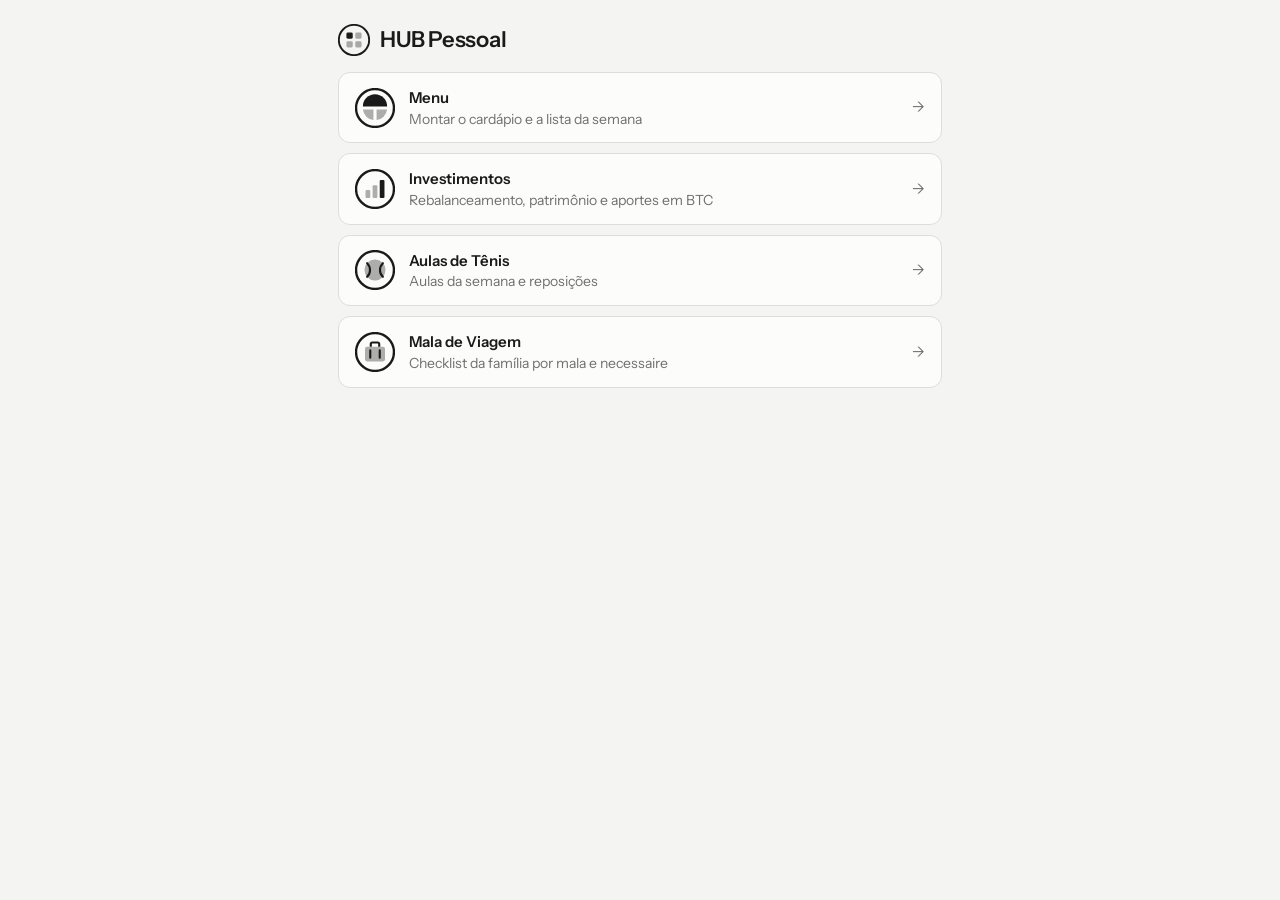
<file: index.html>
<!DOCTYPE html>
<html lang="pt-BR">
<head>
<meta charset="utf-8">
<meta name="viewport" content="width=device-width, initial-scale=1, viewport-fit=cover">
<meta name="robots" content="noindex, nofollow">
<title>HUB Pessoal</title>
<link rel="icon" type="image/png" href="icone-512.png">
<link rel="apple-touch-icon" href="apple-touch-icon.png">
<meta name="apple-mobile-web-app-title" content="Hub">
<meta name="apple-mobile-web-app-capable" content="yes">
<meta name="mobile-web-app-capable" content="yes">
<meta name="theme-color" content="#F4F4F2" media="(prefers-color-scheme: light)">
<meta name="theme-color" content="#151515" media="(prefers-color-scheme: dark)">
<link rel="preconnect" href="https://fonts.googleapis.com">
<link rel="preconnect" href="https://fonts.gstatic.com" crossorigin>
<link href="https://fonts.googleapis.com/css2?family=Instrument+Sans:wght@400;500;600&display=swap" rel="stylesheet">
<link rel="stylesheet" href="compartilhado/tema.css">
<style>
.ferramentas{list-style:none;margin:0;padding:0;display:grid;gap:.625rem}
.ferramenta{
  display:flex;align-items:center;gap:.875rem;
  background:var(--papel);border:1px solid var(--linha);border-radius:.75rem;
  padding:.875rem 1rem;color:inherit;text-decoration:none;
}
.ferramenta:hover{border-color:var(--suave)}
.ferramenta:active{background:var(--folha-clara)}
.ferramenta svg{width:2.5rem;height:2.5rem;flex:none}
.ferramenta .nome{display:block;font-weight:600}
.ferramenta .desc{display:block;color:var(--suave);font-size:.875rem;line-height:1.35}
.ferramenta .seta{margin-left:auto;color:var(--suave);flex:none}
</style>
</head>
<body>
<div class="pagina">
  <header class="topo">
    <h1><svg viewBox="12 12 76 76" aria-hidden="true" focusable="false"><circle cx="50" cy="50" r="36" fill="none" stroke="currentColor" stroke-width="4.5"/><rect x="32" y="32" width="15" height="15" rx="3.5" fill="currentColor"/><rect x="53" y="32" width="15" height="15" rx="3.5" fill="currentColor" opacity=".35"/><rect x="32" y="53" width="15" height="15" rx="3.5" fill="currentColor" opacity=".35"/><rect x="53" y="53" width="15" height="15" rx="3.5" fill="currentColor" opacity=".35"/></svg>HUB Pessoal</h1>
  </header>
  <ul class="ferramentas" id="ferramentas"></ul>
</div>

<script>
// ── Registro de ferramentas ──
// Para adicionar uma nova: crie ferramentas/<pasta>/index.html e acrescente
// uma linha aqui. O ícone é o conteúdo interno de um SVG com viewBox 12 12 76 76
// (anel externo é desenhado automaticamente; use currentColor).
var FERRAMENTAS = [
  {
    pasta: 'menu', nome: 'Menu', desc: 'Montar o cardápio e a lista da semana',
    icone: '<path d="M27 47 A23 23 0 0 1 73 47 Z" fill="currentColor"/><path d="M27 53 L47 53 L47 73 A23 23 0 0 1 27 53 Z M53 53 L73 53 A23 23 0 0 1 53 73 Z" fill="currentColor" opacity=".35"/>'
  },
  {
    pasta: 'investimentos', nome: 'Investimentos', desc: 'Rebalanceamento, patrimônio e aportes em BTC',
    icone: '<rect x="32" y="52" width="9" height="15" rx="2" fill="currentColor" opacity=".35"/><rect x="45.5" y="43" width="9" height="24" rx="2" fill="currentColor" opacity=".35"/><rect x="59" y="33" width="9" height="34" rx="2" fill="currentColor"/>'
  },
  {
    pasta: 'tenis', nome: 'Aulas de Tênis', desc: 'Aulas da semana e reposições',
    icone: '<circle cx="50" cy="50" r="20" fill="currentColor" opacity=".35"/><path d="M35 37 A18 18 0 0 1 35 63 M65 37 A18 18 0 0 0 65 63" fill="none" stroke="currentColor" stroke-width="4" stroke-linecap="round"/>'
  },
  {
    pasta: 'mala', nome: 'Mala de Viagem', desc: 'Checklist da família por mala e necessaire',
    icone: '<rect x="31" y="40" width="38" height="28" rx="4" fill="currentColor" opacity=".35"/><path d="M42 40 V35 a3 3 0 0 1 3 -3 h10 a3 3 0 0 1 3 3 V40" fill="none" stroke="currentColor" stroke-width="4"/><path d="M41 47 V61 M59 47 V61" stroke="currentColor" stroke-width="4" stroke-linecap="round"/>'
  }
];

(function () {
  var lista = document.getElementById('ferramentas');
  FERRAMENTAS.forEach(function (f) {
    var li = document.createElement('li');
    li.innerHTML =
      '<a class="ferramenta" href="ferramentas/' + f.pasta + '/">' +
        '<svg viewBox="12 12 76 76" aria-hidden="true" focusable="false"><circle cx="50" cy="50" r="36" fill="none" stroke="currentColor" stroke-width="4.5"/>' + f.icone + '</svg>' +
        '<span><span class="nome"></span><span class="desc"></span></span>' +
        '<span class="seta" aria-hidden="true">&rarr;</span>' +
      '</a>';
    li.querySelector('.nome').textContent = f.nome;
    li.querySelector('.desc').textContent = f.desc;
    lista.appendChild(li);
  });
})();

</script>
</body>
</html>
</file>
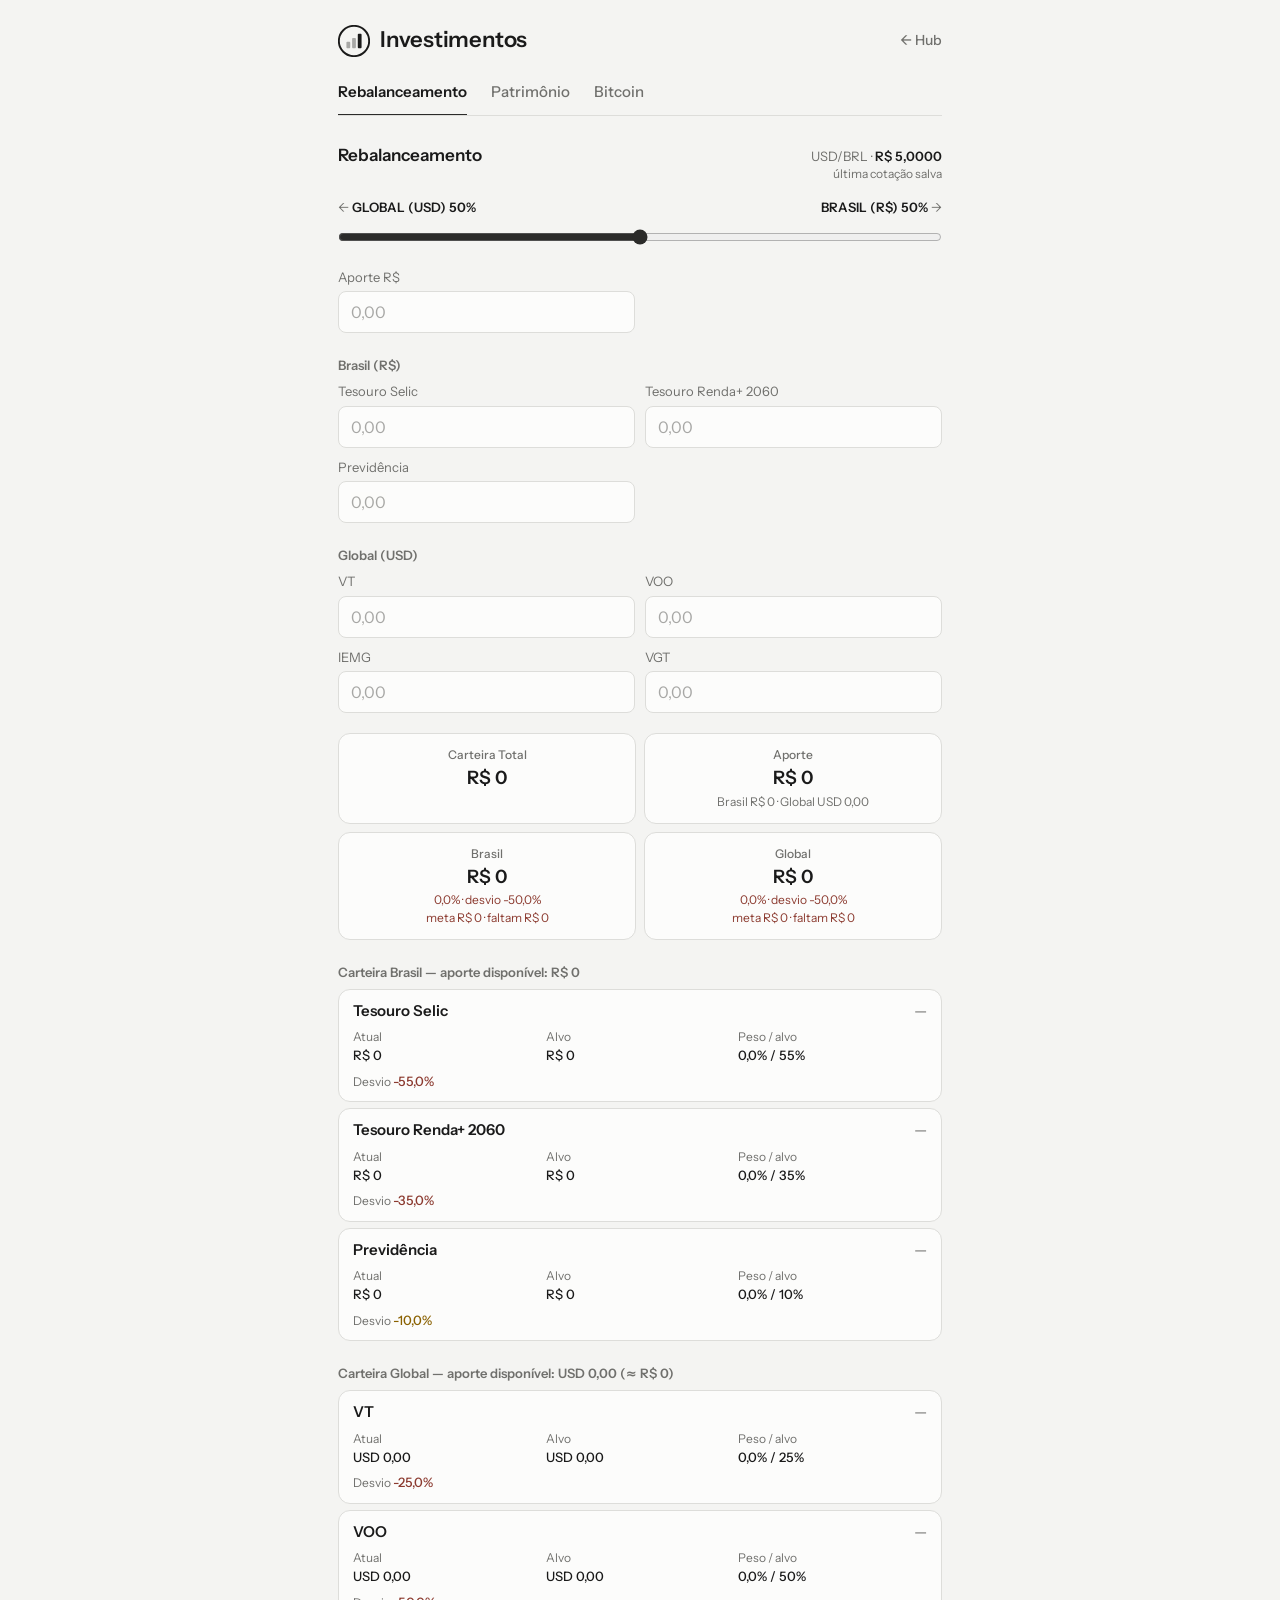
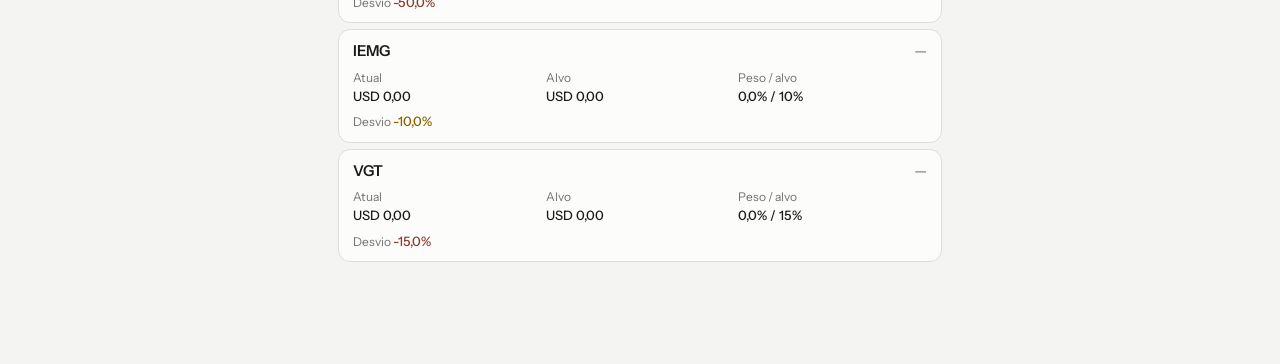
<file: ferramentas/investimentos/index.html>
<!doctype html>
<html lang="pt-BR">
<head>
<meta charset="utf-8">
<meta name="viewport" content="width=device-width, initial-scale=1, viewport-fit=cover">
<meta name="robots" content="noindex, nofollow">
<meta name="apple-mobile-web-app-capable" content="yes">
<meta name="mobile-web-app-capable" content="yes">
<meta name="apple-mobile-web-app-status-bar-style" content="default">
<meta name="apple-mobile-web-app-title" content="Investimentos">
<meta name="theme-color" content="#F4F4F2" media="(prefers-color-scheme: light)">
<meta name="theme-color" content="#151515" media="(prefers-color-scheme: dark)">
<title>Investimentos</title>
<link rel="apple-touch-icon" href="apple-touch-icon.png?v=2">
<link rel="icon" type="image/png" href="icon-512.png?v=2">
<link rel="preconnect" href="https://fonts.googleapis.com">
<link rel="preconnect" href="https://fonts.gstatic.com" crossorigin>
<link href="https://fonts.googleapis.com/css2?family=Instrument+Sans:wght@400;500;600;700&display=swap" rel="stylesheet">
<link rel="stylesheet" href="../../compartilhado/tema.css">
<!--
  Meus Investimentos — versão web (iPhone) da sub-aba Pessoal > Investimentos
  do OpsDesk (pessoal_engine._render_rebalanceamento). Mesma regra: alvos,
  spread/IOF, rebalanceamento Brasil x Global, patrimônio consolidado e zonas
  de volatilidade + aporte extra do BTC. Sem servidor: câmbio e candles vêm de
  APIs públicas com CORS, e os valores digitados ficam só no aparelho
  (localStorage) — nada vai para o arquivo publicado.
-->
<style>
/* Visual do tema grafite (compartilhado/tema.css). Cores semânticas só para
   significado: --positivo (compra/ok), --alerta (atenção), --perigo (risco). */
.aba { display: none; }
.aba.ativa { display: block; }

.sec-hdr { font: 600 1.0625rem/1.3 var(--fonte); margin: 0 0 1rem; }
.sec-hdr.com-fx { display: flex; justify-content: space-between; align-items: baseline; gap: 12px; }
.fx { font-size: .8125rem; font-weight: 400; color: var(--suave); text-align: right; }
.fx strong { color: var(--tinta); font-weight: 600; }
.fx small { display: block; font-size: .75rem; margin-top: 2px; }
.sub-hdr { font: 600 .8125rem/1.3 var(--fonte); color: var(--suave); margin: 1.5rem 0 .5rem; }

.grade { display: grid; grid-template-columns: 1fr 1fr; gap: 10px; }
.campo label { display: block; font-size: .8125rem; color: var(--suave); margin-bottom: 4px; }
.campo input {
  width: 100%; height: 42px; padding: 0 .75rem; border-radius: .5rem;
  background: var(--papel); border: 1px solid var(--linha); color: var(--tinta);
  font: 400 16px var(--fonte); /* 16px: abaixo disso o iOS dá zoom no foco */
}
.campo input:focus { outline: none; border-color: var(--folha); }
.campo input::placeholder { color: var(--suave); opacity: .6; }

.regua-rot { display: flex; justify-content: space-between; gap: 8px; font-size: .8125rem; color: var(--suave); margin-bottom: 6px; }
.regua-rot strong { color: var(--tinta); font-weight: 600; }
input[type=range] { width: 100%; accent-color: var(--folha); height: 28px; margin: 0; }

.kpis { display: grid; grid-template-columns: 1fr 1fr; gap: 8px; margin-top: 1.25rem; }
.kpi {
  background: var(--papel); border: 1px solid var(--linha); border-radius: .75rem;
  padding: .75rem .625rem; text-align: center; min-width: 0;
}
.kpi-label { font-size: .75rem; font-weight: 500; color: var(--suave); }
.kpi-value { font-size: 1.15rem; font-weight: 600; margin-top: .25rem; line-height: 1.1; overflow-wrap: anywhere; }
.kpi-sub { font-size: .75rem; color: var(--suave); margin-top: .25rem; }

/* Ativo da carteira: card no lugar da tabela de 7 colunas */
.ativo { background: var(--papel); border: 1px solid var(--linha); border-radius: .75rem; padding: .625rem .875rem; margin-bottom: 6px; }
.ativo-l1 { display: flex; justify-content: space-between; align-items: baseline; gap: 8px; }
.ativo-nome { font-weight: 600; font-size: .9375rem; }
.ativo-aporte { font-weight: 700; font-size: .9375rem; color: var(--positivo); }
.ativo-aporte.nada { color: var(--suave); font-weight: 400; }
.ativo-l2 { display: grid; grid-template-columns: repeat(3, 1fr); gap: 4px; margin-top: .375rem; font-size: .75rem; color: var(--suave); }
.ativo-l2 b { display: block; color: var(--tinta); font-weight: 500; font-size: .8125rem; }

.consolidado {
  background: var(--papel); border: 1px solid var(--linha); border-radius: .75rem;
  padding: 1.25rem 1rem; text-align: center; margin-top: 1rem;
}
.consolidado .rot { font-size: .8125rem; font-weight: 600; color: var(--suave); }
.consolidado .val { font-size: 2rem; font-weight: 700; line-height: 1.1; margin-top: .375rem; letter-spacing: -.01em; }
.consolidado .rodape { border-top: 1px solid var(--linha); margin-top: .875rem; padding-top: .625rem; font-size: .8125rem; color: var(--suave); line-height: 1.5; }

.btc-info { background: var(--papel); border: 1px solid var(--linha); border-radius: .75rem; padding: .75rem .625rem; margin-top: 12px; text-align: center; }
.btc-info .linha { display: grid; grid-template-columns: repeat(4, 1fr); gap: 4px; }
.btc-info .r { font-size: .6875rem; color: var(--suave); }
.btc-info .v { font-size: .875rem; margin-top: 2px; overflow-wrap: anywhere; }
.btc-info .desc { font-size: .8125rem; color: var(--suave); margin-top: .5rem; }

.legenda { display: flex; flex-wrap: wrap; gap: 12px; font-size: .75rem; color: var(--suave); margin: 0 0 8px; }
.legenda svg { vertical-align: middle; margin-right: 4px; }
#grafico { position: relative; background: var(--papel); border: 1px solid var(--linha); border-radius: .75rem; overflow: hidden; touch-action: pan-y; }
#grafico svg { display: block; width: 100%; font-family: var(--fonte); }
#dica {
  position: absolute; top: 6px; left: 6px; pointer-events: none; display: none;
  background: var(--papel); border: 1px solid var(--linha); border-radius: .5rem; padding: 5px 8px;
  font-size: .75rem; line-height: 1.45; color: var(--tinta); box-shadow: 0 2px 8px rgb(0 0 0 / .12);
}

.evento { background: var(--papel); border: 1px solid var(--linha); border-radius: .5rem; padding: .5rem .75rem; margin-bottom: 5px; }
.evento .l1 { display: flex; justify-content: space-between; }
.evento .z { font-size: .75rem; font-weight: 700; }
.evento .a { font-size: .9375rem; font-weight: 700; }
.evento .l2 { font-size: .75rem; color: var(--suave); margin-top: 2px; }
.total-btc { background: var(--papel); border: 1px solid var(--linha); border-left: 3px solid; border-radius: .5rem; padding: .625rem .875rem; margin: 12px 0 6px; }
.total-btc .r { font-size: .75rem; font-weight: 600; }
.total-btc .v { font-size: 1.25rem; font-weight: 700; margin-top: .25rem; }
.total-btc .s { font-size: .75rem; color: var(--suave); margin-top: .2rem; }
.aviso { color: var(--suave); font-size: .875rem; padding: .5rem 0; }
</style>
</head>
<body>
<div class="pagina">
<header class="topo">
  <h1><svg viewBox="12 12 76 76" aria-hidden="true" focusable="false"><circle cx="50" cy="50" r="36" fill="none" stroke="currentColor" stroke-width="4.5"/><rect x="32" y="52" width="9" height="15" rx="2" fill="currentColor" opacity=".35"/><rect x="45.5" y="43" width="9" height="24" rx="2" fill="currentColor" opacity=".35"/><rect x="59" y="33" width="9" height="34" rx="2" fill="currentColor"/></svg>Investimentos</h1>
  <a class="voltar" href="../../">&larr; Hub</a>
</header>

<nav class="nav" id="abas" aria-label="Seções">
  <button type="button" data-aba="rebal">Rebalanceamento</button>
  <button type="button" data-aba="patri">Patrimônio</button>
  <button type="button" data-aba="btc">Bitcoin</button>
</nav>

<!-- ══ 1. Rebalanceamento ══ -->
<section class="aba" id="aba-rebal">
  <div class="sec-hdr com-fx"><span>Rebalanceamento</span>
    <div class="fx">USD/BRL &middot; <strong id="cambio">—</strong><small id="cambio-quando"></small></div></div>
  <div class="regua-rot">
    <span>&larr; <strong id="rot-gl">GLOBAL (USD) 50%</strong></span>
    <span><strong id="rot-br">BRASIL (R$) 50%</strong> &rarr;</span>
  </div>
  <input type="range" id="meta_brl" min="0" max="100" step="5" value="50">
  <div class="grade" style="margin-top:10px">
    <div class="campo"><label for="ap_brl">Aporte R$</label>
      <input id="ap_brl" class="num" inputmode="decimal" placeholder="0,00"></div>
  </div>

  <div class="sub-hdr">Brasil (R$)</div>
  <div class="grade" id="inp-br"></div>
  <div class="sub-hdr">Global (USD)</div>
  <div class="grade" id="inp-gl"></div>

  <div class="kpis" id="kpis"></div>

  <div class="sub-hdr" id="hdr-br"></div>
  <div id="cart-br"></div>
  <div class="sub-hdr" id="hdr-gl"></div>
  <div id="cart-gl"></div>
</section>

<!-- ══ 2. Visão global do patrimônio ══ -->
<section class="aba" id="aba-patri">
  <div class="sec-hdr">Visão global do patrimônio</div>
  <div class="grade" id="inp-saldos"></div>
  <div class="consolidado">
    <div class="rot">Patrimônio consolidado</div>
    <div class="val" id="total-geral">R$ 0</div>
    <div class="rodape" id="total-rodape"></div>
  </div>
</section>

<!-- ══ 3. Bitcoin — aporte extra ══ -->
<section class="aba" id="aba-btc">
  <div class="sec-hdr">Bitcoin</div>
  <div id="btc-carregando" class="aviso">Buscando dados do BTC...</div>
  <div id="btc-conteudo" style="display:none">
    <div class="legenda" id="legenda"></div>
    <div id="grafico"><div id="dica"></div></div>
    <div class="grade" style="margin-top:14px">
      <div class="campo"><label for="btc_saldo">Saldo BTC (R$)</label>
        <input id="btc_saldo" class="num" inputmode="decimal" placeholder="0,00"></div>
    </div>
    <div class="btc-info" id="btc-info"></div>
    <div style="margin-top:14px">
      <div class="regua-rot"><span>Coeficiente de agressividade (K)</span><strong id="rot-k">0,30</strong></div>
      <input type="range" id="btc_K" min="0.1" max="1" step="0.05" value="0.3">
      <div class="regua-rot" style="font-size:.65rem"><span>0,1 conservador</span><span>0,3 moderado</span><span>0,6 agressivo</span></div>
    </div>
    <div id="btc-eventos"></div>
  </div>
</section>

</div>
<script>
// ── Configuração estratégica (igual a pessoal_engine._render_rebalanceamento) ──
const TARGETS = {
  brasil: { "Tesouro Selic": 0.55, "Tesouro Renda+ 2060": 0.35, "Previdência": 0.10 },
  global: { "VT": 0.25, "VOO": 0.50, "IEMG": 0.10, "VGT": 0.15 },
};
const SPREAD = 0.005, IOF = 0.011, DESVIO_LIMITE = 0.10;
const CAMBIO_PADRAO = 5.0;   // mesmo fallback do app quando não há cotação

// (rótulo, chave, moeda) — saldo total de cada conta na moeda dela
const SALDOS = [
  ["XP Guilherme", "cs_xp_gui", "BRL"], ["XP Guilherme", "cs_xp_gui_usd", "USD"],
  ["XP Camila", "cs_xp_cam", "BRL"],    ["XP Camila", "cs_xp_cam_usd", "USD"],
  ["BTC", "cs_btc", "BRL"],             ["Itaú", "cs_itau", "BRL"],
  ["Nubank", "cs_nubank", "BRL"],       ["C6", "cs_c6", "BRL"],
  ["Nomad", "cs_nomad", "USD"],         ["Hyperliquid", "cs_hyperliq", "USD"],
];

// Cores vêm do tema (compartilhado/tema.css) e acompanham claro/escuro.
// Em HTML usa-se var(--x) direto; no SVG (atributos) resolve com corReal().
const COR = { verde: "var(--positivo)", amarelo: "var(--alerta)", vermelho: "var(--perigo)", cinza: "var(--suave)",
              texto: "var(--tinta)", claro: "var(--suave)", grade: "var(--linha)" };
const corReal = c => c.startsWith("var(")
  ? getComputedStyle(document.documentElement).getPropertyValue(c.slice(4, -1)).trim() : c;

// ── Persistência local (só neste aparelho) ──
const LS = "meus-investimentos:v1";
let estado = {};
try { estado = JSON.parse(localStorage.getItem(LS)) || {}; } catch (e) { estado = {}; }
function salvar() { try { localStorage.setItem(LS, JSON.stringify(estado)); } catch (e) {} }

// ── Formatação BR ──
const fmt = (v, casas = 0) => Number(v || 0).toLocaleString("pt-BR",
  { minimumFractionDigits: casas, maximumFractionDigits: casas });
const brl = v => "R$ " + fmt(v, 0);
const brl2 = v => "R$ " + fmt(v, 2);
const usd = v => "USD " + fmt(v, 2);
const usd0 = v => "USD " + fmt(v, 0);
const pct = (v, casas = 1, sinal = false) => (sinal && v >= 0 ? "+" : "") + fmt(v * 100, casas) + "%";
function parseNum(s) {
  s = String(s || "").replace(/[R$\sUSD]/g, "");
  if (!s) return 0;
  if (s.includes(",")) s = s.replace(/\./g, "").replace(",", ".");
  const v = parseFloat(s);
  return isFinite(v) && v > 0 ? v : 0;
}
const corDesvio = d => Math.abs(d) <= 0.05 ? COR.verde : Math.abs(d) <= DESVIO_LIMITE ? COR.amarelo : COR.vermelho;
const $ = id => document.getElementById(id);

// ── Campos ──
function criarCampo(destino, chave, rotulo) {
  const d = document.createElement("div");
  d.className = "campo";
  d.innerHTML = `<label for="${chave}">${rotulo}</label>
    <input id="${chave}" class="num" inputmode="decimal" placeholder="0,00">`;
  destino.appendChild(d);
}
Object.keys(TARGETS.brasil).forEach(a => criarCampo($("inp-br"), "port_br_" + a, a));
Object.keys(TARGETS.global).forEach(a => criarCampo($("inp-gl"), "port_gl_" + a, a));
SALDOS.forEach(([r, k, m]) => criarCampo($("inp-saldos"), k, `${r} (${m === "BRL" ? "R$" : "USD"})`));

document.querySelectorAll("input.num").forEach(inp => {
  if (estado[inp.id]) inp.value = fmt(estado[inp.id], 2);
  inp.addEventListener("input", () => { estado[inp.id] = parseNum(inp.value); salvar(); recalcular(); });
  inp.addEventListener("blur", () => { const v = parseNum(inp.value); inp.value = v ? fmt(v, 2) : ""; });
});
const val = id => estado[id] || 0;

["meta_brl", "btc_K"].forEach(id => {
  if (estado[id] != null) $(id).value = estado[id];
  $(id).addEventListener("input", () => { estado[id] = parseFloat($(id).value); salvar(); recalcular(); });
});

// ── Abas ──
function abrirAba(nome) {
  document.querySelectorAll("#abas button").forEach(b => {
    if (b.dataset.aba === nome) b.setAttribute("aria-current", "page"); else b.removeAttribute("aria-current");
  });
  document.querySelectorAll(".aba").forEach(s => s.classList.toggle("ativa", s.id === "aba-" + nome));
  estado.aba = nome; salvar();
  if (nome === "btc") desenharGrafico();
}
document.querySelectorAll("#abas button").forEach(b => b.addEventListener("click", () => abrirAba(b.dataset.aba)));

// ── Rebalanceamento (mesma conta de _rebalan) ──
function rebalan(brasil, global, aporteBrl, aporteUsd, cambio, META) {
  const soma = o => Object.values(o).reduce((a, b) => a + b, 0);
  const totalBr = soma(brasil), totalGl = soma(global) * cambio, totalPat = totalBr + totalGl;
  const pesoBr = totalPat ? totalBr / totalPat : 0, pesoGl = totalPat ? totalGl / totalPat : 0;
  const totalAp = aporteBrl + aporteUsd * cambio * (1 - SPREAD - IOF);
  const totalFut = totalPat + totalAp;
  const necBr = totalFut * META.brasil - totalBr, necGl = totalFut * META.global - totalGl;
  let alocBr, alocGl;
  if (necBr > 0 && necGl > 0) { alocBr = totalAp * necBr / (necBr + necGl); alocGl = totalAp * necGl / (necBr + necGl); }
  else if (necBr <= 0) { alocBr = 0; alocGl = totalAp; }
  else { alocBr = totalAp; alocGl = 0; }

  // O aporte segue a regra do app (alvo interno = classe depois do aporte); o
  // "Alvo" exibido é o da meta do slider (carteira futura × meta × peso), para
  // a tela mostrar onde cada ativo deveria estar com a meta escolhida.
  const recBr = {};
  for (const [at, pa] of Object.entries(TARGETS.brasil)) {
    const va = brasil[at] || 0, alvoAp = (totalBr + alocBr) * pa;
    recBr[at] = { atual: va, alvo: totalFut * META.brasil * pa, aporte: Math.max(0, alvoAp - va),
      desvio: totalBr ? va / totalBr - pa : -pa, peso_atual: totalBr ? va / totalBr : 0, peso_alvo: pa };
  }
  let s = Object.values(recBr).reduce((a, v) => a + v.aporte, 0);
  if (s > 0) { const f = Math.min(1, alocBr / s); Object.values(recBr).forEach(v => v.aporte *= f); }

  const alocGlUsd = cambio ? alocGl / cambio * (1 - SPREAD - IOF) : 0;
  const totalGlUsd = soma(global);
  const recGl = {};
  for (const [at, pa] of Object.entries(TARGETS.global)) {
    const va = global[at] || 0, alvoAp = (totalGlUsd + alocGlUsd) * pa;
    recGl[at] = { atual: va, alvo: cambio ? totalFut * META.global / cambio * pa : 0, aporte: Math.max(0, alvoAp - va),
      desvio: totalGlUsd ? va / totalGlUsd - pa : -pa, peso_atual: totalGlUsd ? va / totalGlUsd : 0, peso_alvo: pa };
  }
  s = Object.values(recGl).reduce((a, v) => a + v.aporte, 0);
  if (s > 0) { const f = Math.min(1, alocGlUsd / s); Object.values(recGl).forEach(v => v.aporte *= f); }

  return { totalBr, totalGl, totalPat, pesoBr, pesoGl, devBr: pesoBr - META.brasil, devGl: pesoGl - META.global,
           alocBr, alocGl, alocGlUsd, recBr, recGl, totalAp, necBr, necGl,
           metaBr: totalFut * META.brasil, metaGl: totalFut * META.global };
}

function kpi(rot, v, sub = "", cor = COR.cinza) {
  return `<div class="kpi"><div class="kpi-label">${rot}</div><div class="kpi-value">${v}</div>
    ${sub ? `<div class="kpi-sub" style="color:${cor}">${sub}</div>` : ""}</div>`;
}
// Meta da classe em R$ (carteira depois do aporte × % do slider) e quanto falta
// ou sobra para ela, já contando o aporte
const faltaMeta = (meta, nec) => `meta ${brl(meta)} · ${nec >= 0 ? "faltam" : "sobram"} ${brl(Math.abs(nec))}`;
function cardsAtivos(rec, f) {
  return Object.entries(rec).map(([at, v]) => `
    <div class="ativo">
      <div class="ativo-l1"><span class="ativo-nome">${at}</span>
        <span class="ativo-aporte ${v.aporte > 0.5 ? "" : "nada"}">${v.aporte > 0.5 ? "+ " + f(v.aporte) : "—"}</span></div>
      <div class="ativo-l2">
        <span>Atual<b>${f(v.atual)}</b></span>
        <span>Alvo<b>${f(v.alvo)}</b></span>
        <span>Peso / alvo<b>${pct(v.peso_atual)} / ${pct(v.peso_alvo, 0)}</b></span>
      </div>
      <div class="ativo-l2" style="grid-template-columns:1fr">
        <span>Desvio <b style="display:inline;color:${corDesvio(v.desvio)}">${pct(v.desvio, 1, true)}</b></span>
      </div>
    </div>`).join("");
}

let cambio = estado.cambio || CAMBIO_PADRAO;
let btc = null;

function recalcular() {
  // Rebalanceamento
  const metaBr = parseInt($("meta_brl").value, 10);
  $("rot-gl").textContent = `GLOBAL (USD) ${100 - metaBr}%`;
  $("rot-br").textContent = `BRASIL (R$) ${metaBr}%`;
  const META = { brasil: metaBr / 100, global: 1 - metaBr / 100 };
  const brasil = {}, global = {};
  Object.keys(TARGETS.brasil).forEach(a => brasil[a] = val("port_br_" + a));
  Object.keys(TARGETS.global).forEach(a => global[a] = val("port_gl_" + a));
  const r = rebalan(brasil, global, val("ap_brl"), 0, cambio, META);   // aporte só em BRL

  $("kpis").innerHTML =
    kpi("Carteira Total", brl(r.totalPat)) +
    kpi("Aporte", brl(r.totalAp), `Brasil ${brl(r.alocBr)} · Global ${usd(r.alocGlUsd)}`) +
    kpi("Brasil", brl(r.totalBr), `${fmt(r.pesoBr * 100, 1)}% · desvio ${pct(r.devBr, 1, true)}<br>${faltaMeta(r.metaBr, r.necBr)}`, corDesvio(r.devBr)) +
    kpi("Global", brl(r.totalGl), `${fmt(r.pesoGl * 100, 1)}% · desvio ${pct(r.devGl, 1, true)}<br>${faltaMeta(r.metaGl, r.necGl)}`, corDesvio(r.devGl));
  $("hdr-br").textContent = `Carteira Brasil — aporte disponível: ${brl(r.alocBr)}`;
  $("hdr-gl").textContent = `Carteira Global — aporte disponível: ${usd(r.alocGlUsd)} (≈ ${brl(r.alocGl)})`;
  $("cart-br").innerHTML = cardsAtivos(r.recBr, brl);
  $("cart-gl").innerHTML = cardsAtivos(r.recGl, usd);

  // Patrimônio consolidado
  let totBrl = 0, totUsd = 0;
  SALDOS.forEach(([, k, m]) => { if (m === "BRL") totBrl += val(k); else totUsd += val(k); });
  $("total-geral").textContent = brl(totBrl + totUsd * cambio);
  $("cambio").textContent = "R$ " + fmt(cambio, 4);
  $("cambio-quando").textContent = cambioQuando;
  $("total-rodape").innerHTML = `R$ ${fmt(totBrl, 0)} + USD ${fmt(totUsd, 0)}<br>USD/BRL R$ ${fmt(cambio, 4)} &middot; ${cambioQuando}`;

  $("rot-k").textContent = fmt(parseFloat($("btc_K").value), 2);
  renderBtcPainel();
}

// ── Câmbio (AwesomeAPI; reserva: open.er-api) ──
async function buscarCambio() {
  try {
    const j = await (await fetch("https://economia.awesomeapi.com.br/json/last/USD-BRL", { cache: "no-store" })).json();
    const v = parseFloat(j.USDBRL.bid);
    if (v > 0) return { v, quando: new Date(parseInt(j.USDBRL.timestamp, 10) * 1000) };
  } catch (e) {}
  try {
    const j = await (await fetch("https://open.er-api.com/v6/latest/USD", { cache: "no-store" })).json();
    const v = j.rates && j.rates.BRL;
    if (v > 0) return { v, quando: new Date(j.time_last_update_unix * 1000) };
  } catch (e) {}
  return null;
}
let cambioQuando = "última cotação salva";
function mostrarCambio(quando, offline) {
  cambioQuando = offline || !quando ? "última cotação salva"
    : "cotação de " + quando.toLocaleString("pt-BR", { day: "2-digit", month: "2-digit", hour: "2-digit", minute: "2-digit" });
}

// ── BTC (mesma lógica de _calcular_btc / _bandas_para_mes) ──
// Candles diários BTCUSDT da Binance (dia em UTC, como o BTC-USD do Yahoo)
const ym = d => d.toISOString().slice(0, 7);
const VOL_PERIOD = 20;

function stdAmostral(arr) {
  const m = arr.reduce((a, b) => a + b, 0) / arr.length;
  return Math.sqrt(arr.reduce((a, b) => a + (b - m) ** 2, 0) / (arr.length - 1));
}
const r6 = x => Math.round(x * 1e6) / 1e6;

function bandasParaMes(hist, ano, mes) {   // mes 1–12
  const fimMesAnt = new Date(Date.UTC(ano, mes - 1, 0));
  const refStr = ym(fimMesAnt);
  let ref = hist.filter(c => ym(c.t) === refStr);
  if (!ref.length) ref = hist.filter(c => c.t <= fimMesAnt);
  if (!ref.length) return null;
  const u = ref[ref.length - 1];
  if (u.volMensal == null || isNaN(u.volMensal)) return null;
  const b = u.c, v = u.volMensal;
  return { base: b, ub1: b * (1 + v), ub2: b * (1 + 2 * v), lb1: b * (1 - v), lb2: b * (1 - 2 * v),
           vol_mensal: v, vol_anual: u.volAnual,
           mes_ref: String(fimMesAnt.getUTCMonth() + 1).padStart(2, "0") + "/" + fimMesAnt.getUTCFullYear() };
}
function ultDuMes(ano, mes) {
  const d = new Date(Date.UTC(ano, mes, 0));
  while (d.getUTCDay() === 0 || d.getUTCDay() === 6) d.setUTCDate(d.getUTCDate() - 1);
  return d;
}

async function calcularBtc() {
  let raw = null;
  for (const host of ["https://data-api.binance.vision", "https://api.binance.com"]) {
    try {
      const r = await fetch(`${host}/api/v3/klines?symbol=BTCUSDT&interval=1d&limit=1000`, { cache: "no-store" });
      if (r.ok) { raw = await r.json(); break; }
    } catch (e) {}
  }
  if (!raw || !raw.length) return null;
  const agora = Date.now();
  const todos = raw.map(k => ({ t: new Date(k[0]), o: +k[1], h: +k[2], l: +k[3], c: +k[4], parcial: k[6] > agora }));

  // Candle do dia ainda aberto fica fora do histórico de σ (preço atual vem dele)
  const intra = todos[todos.length - 1].parcial ? todos[todos.length - 1] : null;
  const hist = intra ? todos.slice(0, -1) : todos.slice();
  const precoAtual = intra ? intra.c : hist[hist.length - 1].c;

  hist.forEach((c, i) => {
    c.ret = i ? c.c / hist[i - 1].c - 1 : NaN;
    if (i >= VOL_PERIOD) {
      const janela = hist.slice(i - VOL_PERIOD + 1, i + 1).map(x => x.ret);
      c.volAnual = r6(stdAmostral(janela) * Math.sqrt(252));
      c.volMensal = r6(c.volAnual / Math.sqrt(12));
    } else { c.volAnual = NaN; c.volMensal = NaN; }
  });

  const hoje = new Date();
  const anoH = hoje.getFullYear(), mesH = hoje.getMonth() + 1;
  const bAtual = bandasParaMes(hist, anoH, mesH);
  if (!bAtual) return null;

  // ATH: máxima dos últimos 2 anos
  const corte2a = new Date(Date.UTC(anoH - 2, hoje.getMonth(), hoje.getDate()));
  const ath = Math.max(...todos.filter(c => c.t >= corte2a).map(c => c.h));

  // Candles fechados do mês atual, para varrer as zonas atingidas
  const mesStr = `${anoH}-${String(mesH).padStart(2, "0")}`;
  const dfMes = hist.filter(c => ym(c.t) === mesStr);

  const b = { preco_base: bAtual.base, preco_atual: precoAtual, vol_anual: bAtual.vol_anual,
    vol_mensal: bAtual.vol_mensal, ub1: bAtual.ub1, ub2: bAtual.ub2, lb1: bAtual.lb1, lb2: bAtual.lb2,
    mes_ref: bAtual.mes_ref, ath, dfMes };
  const p = precoAtual;
  if (p > b.ub2)             b.posicao = ["SOBRECOMPRADO", "Acima de +2σ — risco elevado de reversão", COR.vermelho];
  else if (p > b.ub1)        b.posicao = ["AQUECIDO", "Entre +1σ e +2σ — momentum positivo, atenção", COR.amarelo];
  else if (p > b.preco_base) b.posicao = ["NEUTRO-ALTA", "Acima do preço-base, dentro das bandas normais", COR.claro];
  else if (p > b.lb1)        b.posicao = ["NEUTRO-BAIXA", "Abaixo do preço-base, dentro das bandas normais", COR.texto];
  else if (p > b.lb2)        b.posicao = ["BARATO", "Entre -1σ e -2σ — zona de acumulação histórica", COR.verde];
  else                       b.posicao = ["MUITO BARATO", "Abaixo de -2σ — evento raro, oportunidade forte", COR.verde];

  // Gráfico: 3 meses (mês-2, mês-1, mês atual), bandas de cada mês até o último DU
  const meses = [];
  for (let k = 2; k >= 0; k--) { const d = new Date(anoH, hoje.getMonth() - k, 1); meses.push([d.getFullYear(), d.getMonth() + 1]); }
  const inicio = new Date(Date.UTC(meses[0][0], meses[0][1] - 1, 1));
  b.graf = {
    candles: hist.filter(c => c.t >= inicio), intra, inicio, fim: ultDuMes(anoH, mesH),
    bandas: meses.map(([a, m]) => ({ a, m, x0: new Date(Date.UTC(a, m - 1, 1)), x1: ultDuMes(a, m), b: bandasParaMes(hist, a, m) }))
                 .filter(x => x.b),
  };
  return b;
}

// (chave, cor, rótulo, tracejado, espessura) — mesma semântica das zonas:
// +2σ risco, +1σ atenção, base neutra, -1σ/-2σ zonas de compra (separadas pelo traço)
const BANDAS = [["ub2", COR.vermelho, "+2σ", "5 4", 1.5], ["ub1", COR.amarelo, "+1σ", "5 4", 1.5],
                ["base", COR.cinza, "Base", "5 4", 1.5],
                ["lb1", COR.verde, "-1σ", "5 4", 1.5], ["lb2", COR.verde, "-2σ", "1.5 3", 2.2]];
const VELA = { alta: COR.verde, baixa: COR.cinza };
$("legenda").innerHTML = BANDAS.map(([, c, s, d, w]) =>
  `<span><svg width="16" height="4"><line x1="0" x2="16" y1="2" y2="2" style="stroke:${c}" stroke-width="${w}" stroke-dasharray="${d}"/></svg>${s}</span>`).join("");

function desenharGrafico() {
  if (!btc || !$("aba-btc").classList.contains("ativa")) return;
  const g = btc.graf, box = $("grafico");
  const W = box.clientWidth || 340, H = Math.round(Math.min(400, Math.max(260, W * 0.75)));
  const ML = 4, MR = 52, MT = 10, MB = 22;
  const velas = g.intra ? [...g.candles, g.intra] : g.candles;
  const vals = velas.flatMap(c => [c.h, c.l]).concat(g.bandas.flatMap(x => [x.b.ub2, x.b.lb2]));
  let yMin = Math.min(...vals), yMax = Math.max(...vals);
  const pad = (yMax - yMin) * 0.04; yMin -= pad; yMax += pad;
  const t0 = g.inicio.getTime(), t1 = g.fim.getTime() + 864e5;
  const X = t => ML + (t - t0) / (t1 - t0) * (W - ML - MR);
  const Y = v => MT + (yMax - v) / (yMax - yMin) * (H - MT - MB);
  const larg = Math.max(1, (W - ML - MR) / ((t1 - t0) / 864e5) * 0.7);

  let svg = `<svg viewBox="0 0 ${W} ${H}" height="${H}" font-size="10">`;
  // grade horizontal + rótulos de preço
  const passo = Math.pow(10, Math.floor(Math.log10((yMax - yMin) / 4)));
  const mult = [1, 2, 2.5, 5, 10].find(m => (yMax - yMin) / (passo * m) <= 6) * passo;
  for (let v = Math.ceil(yMin / mult) * mult; v <= yMax; v += mult) {
    svg += `<line x1="${ML}" x2="${W - MR}" y1="${Y(v)}" y2="${Y(v)}" stroke="${corReal(COR.grade)}"/>
      <text x="${W - MR + 4}" y="${Y(v) + 3}" fill="${corReal(COR.cinza)}">${fmt(v / 1000, 0)} mil</text>`;
  }
  // meses no eixo x
  g.bandas.concat().forEach(x => {
    const nome = x.x0.toLocaleString("pt-BR", { month: "short", timeZone: "UTC" }).replace(".", "");
    svg += `<line x1="${X(x.x0)}" x2="${X(x.x0)}" y1="${MT}" y2="${H - MB}" stroke="${corReal(COR.grade)}"/>
      <text x="${X(x.x0) + 4}" y="${H - 7}" fill="${corReal(COR.cinza)}">${nome}/${String(x.a).slice(2)}</text>`;
  });
  // bandas tracejadas
  g.bandas.forEach(x => BANDAS.forEach(([k, cor, , traco, esp]) => {
    svg += `<line x1="${X(x.x0)}" x2="${X(x.x1.getTime() + 864e5)}" y1="${Y(x.b[k])}" y2="${Y(x.b[k])}"
      stroke="${corReal(cor)}" stroke-width="${esp}" stroke-dasharray="${traco}"/>`;
  }));
  // velas
  velas.forEach(c => {
    const cor = c.c >= c.o ? VELA.alta : VELA.baixa, xc = X(c.t.getTime() + 432e5);
    const op = c === g.intra ? ' opacity="0.75"' : "";
    const yTop = Y(Math.max(c.o, c.c)), hCorpo = Math.max(1, Math.abs(Y(c.o) - Y(c.c)));
    svg += `<g${op}><line x1="${xc}" x2="${xc}" y1="${Y(c.h)}" y2="${Y(c.l)}" stroke="${corReal(cor)}"/>
      <rect x="${xc - larg / 2}" y="${yTop}" width="${larg}" height="${hCorpo}" fill="${corReal(cor)}"/></g>`;
  });
  svg += `<line id="mira" x1="0" x2="0" y1="${MT}" y2="${H - MB}" stroke="${corReal(COR.claro)}" stroke-dasharray="2 3" visibility="hidden"/></svg>`;
  box.innerHTML = svg + `<div id="dica"></div>`;

  // Toque: mostra a vela mais próxima
  const s = box.querySelector("svg"), mira = box.querySelector("#mira"), dica = $("dica");
  function mostrar(ev) {
    const rect = s.getBoundingClientRect(), px = (ev.clientX - rect.left) * W / rect.width;
    let melhor = velas[0];
    velas.forEach(c => { if (Math.abs(X(c.t.getTime() + 432e5) - px) < Math.abs(X(melhor.t.getTime() + 432e5) - px)) melhor = c; });
    const xc = X(melhor.t.getTime() + 432e5);
    mira.setAttribute("x1", xc); mira.setAttribute("x2", xc); mira.setAttribute("visibility", "visible");
    const banda = g.bandas.find(x => melhor.t >= x.x0 && melhor.t.getTime() < x.x1.getTime() + 864e5);
    dica.innerHTML = `<b>${melhor.t.toLocaleDateString("pt-BR", { timeZone: "UTC" })}${melhor === g.intra ? " (parcial)" : ""}</b><br>
      A ${fmt(melhor.o)} · M ${fmt(melhor.h)}<br>m ${fmt(melhor.l)} · F ${fmt(melhor.c)}` +
      (banda ? `<br><span style="color:${COR.cinza}">base ${fmt(banda.b.base)} · −1σ ${fmt(banda.b.lb1)} · −2σ ${fmt(banda.b.lb2)}</span>` : "");
    dica.style.display = "block";
    dica.style.left = (xc / W * rect.width > rect.width / 2 ? 6 : rect.width - dica.offsetWidth - 6) + "px";
  }
  s.addEventListener("pointerdown", mostrar);
  s.addEventListener("pointermove", ev => { if (ev.pointerType !== "touch" || ev.buttons) mostrar(ev); });
  s.addEventListener("pointerleave", () => { mira.setAttribute("visibility", "hidden"); dica.style.display = "none"; });
}
window.addEventListener("resize", desenharGrafico);
// Troca de tema claro/escuro: redesenha o gráfico com as cores novas
matchMedia("(prefers-color-scheme: dark)").addEventListener("change", desenharGrafico);

function renderBtcPainel() {
  if (!btc) return;
  // Campo próprio; vazio, cai no saldo BTC da visão global
  const posicao = val("btc_saldo") || val("cs_btc");
  const [zona, desc, cor] = btc.posicao;
  $("btc-info").innerHTML = `<div class="linha">
      <div><div class="r">Preço</div><div class="v">${usd0(btc.preco_atual)}</div></div>
      <div><div class="r">Vol. Mensal</div><div class="v">${fmt(btc.vol_mensal * 100, 2)}%</div></div>
      <div><div class="r">Posição</div><div class="v">${brl(posicao)}</div></div>
      <div><div class="r">Zona</div><div class="v" style="font-weight:700;color:${cor}">${zona}</div></div>
    </div><div class="desc">${desc}</div>`;

  const K = parseFloat($("btc_K").value), ath = btc.ath;
  const el = $("btc-eventos");
  if (posicao === 0) { el.innerHTML = `<div class="aviso">Preencha o saldo BTC para calcular o aporte extra.</div>`; return; }
  if (!btc.dfMes.length) { el.innerHTML = ""; return; }

  const eventos = [], vistas = new Set();
  for (const c of btc.dfMes) {
    let zonaEv, fator;
    if (c.l <= btc.lb2 && !vistas.has("MUITO BARATO")) { zonaEv = "MUITO BARATO"; fator = 1.5; }
    else if (c.l <= btc.lb1 && !vistas.has("BARATO")) { zonaEv = "BARATO"; fator = 1.0; }
    else continue;
    vistas.add(zonaEv);
    const dd = Math.max(0, (ath - c.l) / ath);
    const base = posicao * dd * fator * K;
    const ap = Math.round(Math.min(posicao * 0.20, Math.max(500, base)) * 100) / 100;
    eventos.push({ data: c.t.toLocaleDateString("pt-BR", { day: "2-digit", month: "2-digit", timeZone: "UTC" }),
                   zona: zonaEv, low: c.l, dd, fator, aporte: ap });
  }
  if (!eventos.length) { el.innerHTML = `<div class="aviso">Nenhuma banda de suporte atingida no mês atual.</div>`; return; }

  const total = eventos.reduce((a, e) => a + e.aporte, 0);
  const corTot = COR.verde;
  el.innerHTML = `<div class="total-btc" style="border-left-color:${corTot}">
      <div class="r" style="color:${corTot}">Total sugerido no mês</div>
      <div class="v">${brl2(total)}</div>
      <div class="s">ATH ref.: ${usd0(ath)} · K=${fmt(K, 2)}</div></div>` +
    eventos.map(e => { const cc = e.zona === "MUITO BARATO" ? COR.verde : COR.claro;
      return `<div class="evento" style="border-left:2px solid ${cc}">
        <div class="l1"><span class="z" style="color:${cc}">${e.zona}</span><span class="a">${brl2(e.aporte)}</span></div>
        <div class="l2">${e.data} · Low ${usd0(e.low)} · DD ${fmt(e.dd * 100, 1)}% · Fator ${fmt(e.fator, 1)}x</div></div>`; }).join("");
}

// ── Carga ──
let ultimaCarga = 0;
async function carregar() {
  ultimaCarga = Date.now();
  $("btc-carregando").style.display = ""; $("btc-carregando").textContent = "Buscando dados do BTC...";
  const [fx, b] = await Promise.all([buscarCambio(), calcularBtc().catch(() => null)]);
  if (fx) { cambio = fx.v; estado.cambio = fx.v; salvar(); mostrarCambio(fx.quando, false); }
  else mostrarCambio(null, true);
  btc = b;
  if (btc) { $("btc-carregando").style.display = "none"; $("btc-conteudo").style.display = ""; }
  else $("btc-carregando").textContent = "Não foi possível buscar os dados do BTC.";
  recalcular();
  desenharGrafico();
}
// Sem botão de atualizar: busca ao abrir e de novo quando o app volta à tela
// (instalado no iPhone ele é só retomado, não recarregado), se a última busca
// tiver mais de 5 min — o mesmo TTL do cache do app desktop
document.addEventListener("visibilitychange", () => {
  if (document.visibilityState === "visible" && Date.now() - ultimaCarga > 5 * 60 * 1000) carregar();
});

abrirAba(estado.aba || "rebal");
mostrarCambio(null, true);
recalcular();
carregar();
</script>
</body>
</html>
</file>
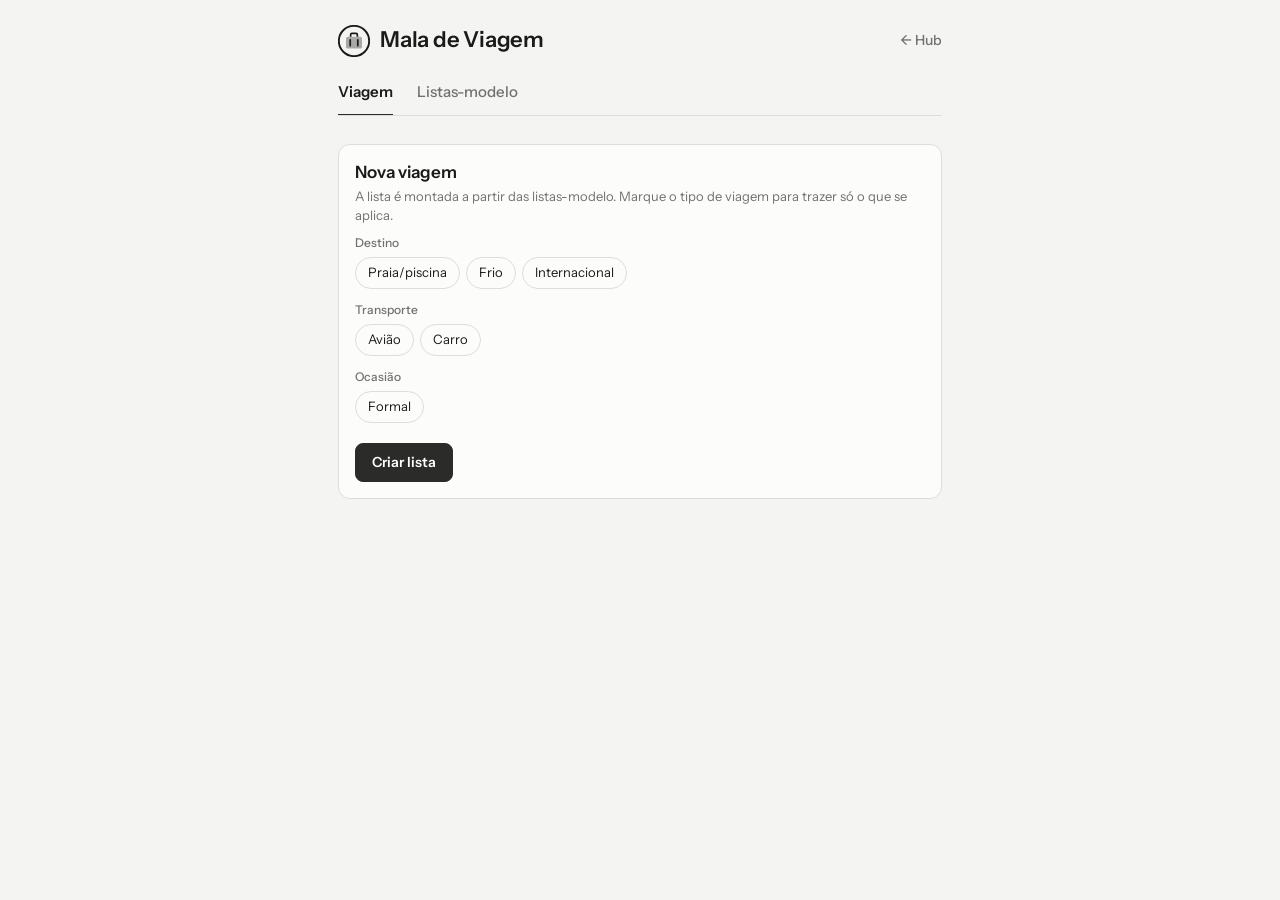
<file: ferramentas/mala/index.html>
<!DOCTYPE html>
<html lang="pt-BR">
<head>
<meta charset="utf-8">
<meta name="viewport" content="width=device-width, initial-scale=1, viewport-fit=cover">
<meta name="robots" content="noindex, nofollow">
<title>Mala de Viagem</title>
<link rel="icon" type="image/png" href="apple-touch-icon.png">
<link rel="apple-touch-icon" href="apple-touch-icon.png">
<meta name="apple-mobile-web-app-title" content="Mala">
<meta name="apple-mobile-web-app-capable" content="yes">
<meta name="mobile-web-app-capable" content="yes">
<meta name="theme-color" content="#F4F4F2" media="(prefers-color-scheme: light)">
<meta name="theme-color" content="#151515" media="(prefers-color-scheme: dark)">
<link rel="preconnect" href="https://fonts.googleapis.com">
<link rel="preconnect" href="https://fonts.gstatic.com" crossorigin>
<link href="https://fonts.googleapis.com/css2?family=Instrument+Sans:wght@400;500;600;700&display=swap" rel="stylesheet">
<link rel="stylesheet" href="../../compartilhado/tema.css">
<style>
.tela[hidden]{display:none}
h2{font:600 1.0625rem/1.3 var(--fonte);margin:0}
h3{font:600 .8125rem/1.3 var(--fonte);color:var(--suave);margin:1rem 0 .25rem}
h3:first-child{margin-top:.25rem}
.dica{color:var(--suave);font-size:.8125rem;margin:0}
[hidden]{display:none!important}

/* botões e chips */
.botao{border:1px solid var(--linha);background:var(--papel);padding:.5rem 1rem;border-radius:.5rem;font-weight:600;font-size:.875rem}
.botao.cheio{background:var(--folha);border-color:var(--folha);color:var(--folha-tinta)}
.botao.perigo{color:var(--perigo)}
.link{border:0;background:none;padding:.25rem 0;color:var(--folha);font-weight:600;font-size:.8125rem;text-decoration:underline;text-underline-offset:3px}
.link.perigo{color:var(--perigo)}
.chips{display:flex;flex-wrap:wrap;gap:.375rem}
.chip{border:1px solid var(--linha);background:var(--papel);padding:.3125rem .75rem;border-radius:999px;font-size:.8125rem;min-height:2rem}
.chip[aria-pressed="true"]{background:var(--folha);border-color:var(--folha);color:var(--folha-tinta);font-weight:500}
.grupo-tag{margin-top:.75rem}
.grupo-tag:first-of-type{margin-top:.5rem}
.grupo-nome{display:block;font-size:.75rem;font-weight:500;color:var(--suave);margin-bottom:.3125rem}
.etq{display:inline-block;font-size:.6875rem;font-weight:600;color:var(--suave);border:1px solid var(--linha);border-radius:999px;padding:0 .4375rem;margin-left:.25rem;vertical-align:1px;white-space:nowrap}
.etq.saida{color:var(--alerta);border-color:currentColor}

/* nova viagem */
.card{background:var(--papel);border:1px solid var(--linha);border-radius:.75rem;padding:1rem}
.card label{display:block;font-weight:600;font-size:.8125rem;color:var(--suave);margin:1rem 0 .375rem}
.card label:first-of-type{margin-top:.75rem}
.campo{width:100%;background:var(--fundo);border:1px solid var(--linha);border-radius:.5rem;padding:.4375rem .75rem}
.card .botao.cheio{margin-top:1.25rem}

/* cabeçalho da viagem */
.viagem-topo{display:flex;align-items:flex-start;justify-content:space-between;gap:1rem}
.viagem-topo .tags{color:var(--suave);font-size:.8125rem;margin-top:.125rem}
.progresso{margin:1rem 0 .75rem}
.progresso .num{display:flex;justify-content:space-between;font-size:.8125rem;color:var(--suave);margin-bottom:.375rem}
.progresso .num b{color:var(--tinta)}
.barra{height:.375rem;background:var(--linha);border-radius:999px;overflow:hidden}
.barra i{display:block;height:100%;background:var(--folha);border-radius:999px;transition:width .2s}
.barra.mini{height:.25rem;margin-top:.375rem}
.filtros{display:flex;align-items:center;justify-content:space-between;gap:.5rem;margin-bottom:1rem}

/* volumes */
details.vol{background:var(--papel);border:1px solid var(--linha);border-radius:.75rem;margin-bottom:.5rem}
details.vol > summary{list-style:none;cursor:pointer;padding:.75rem 1rem}
details.vol > summary::-webkit-details-marker{display:none}
.vol-topo{display:flex;align-items:baseline;justify-content:space-between;gap:.75rem}
.vol-nome{font-weight:600}
.vol-nome::before{content:"›";display:inline-block;width:1rem;color:var(--suave);transition:transform .15s}
details[open] .vol-nome::before{transform:rotate(90deg)}
.vol-conta{color:var(--suave);font-size:.8125rem;white-space:nowrap}
.vol-conta.completo{color:var(--positivo);font-weight:600}
.vol-corpo{padding:0 1rem .875rem}
.vol.saida{border-color:var(--alerta)}
.vol.saida .vol-nome::before{content:"";width:0}

/* itens da viagem */
.itens{list-style:none;margin:0;padding:0}
.linha{display:flex;align-items:center;border-bottom:1px solid var(--linha)}
.linha:last-child{border-bottom:0}
.item{flex:1;min-width:0;display:flex;align-items:center;gap:.625rem;border:0;background:none;text-align:left;padding:.5rem 0;min-height:2.625rem}
.caixa{flex:none;width:1.25rem;height:1.25rem;border:1.5px solid var(--suave);border-radius:.3125rem;display:grid;place-items:center}
.linha.ok .caixa{background:var(--folha);border-color:var(--folha)}
.linha.ok .caixa::after{content:"";width:.375rem;height:.6875rem;border:solid var(--folha-tinta);border-width:0 2px 2px 0;transform:translateY(-1px) rotate(45deg)}
.linha.ok .txt{color:var(--suave);text-decoration:line-through;text-decoration-color:var(--linha)}
.txt .de{color:var(--suave);font-size:.75rem;margin-left:.375rem}
.fora-btn{flex:none;border:0;background:none;color:var(--suave);font-size:.75rem;font-weight:500;padding:.5rem 0 .5rem .5rem}
.linha.fora .txt{color:var(--suave);text-decoration:line-through}
.linha.fora .caixa{border-style:dashed;opacity:.5}
.novo{display:flex;gap:.5rem;margin-top:.75rem}
.novo input{flex:1;min-width:0;background:var(--fundo);border:1px solid var(--linha);border-radius:.5rem;padding:.375rem .625rem;font-size:.9375rem}
.novo button{flex:none;padding:.375rem .75rem}
.rodape{margin-top:1.5rem;display:flex;flex-direction:column;align-items:flex-start;gap:.5rem}

/* modelo */
.m-item{display:flex;align-items:center;justify-content:space-between;gap:.5rem;border-bottom:1px solid var(--linha)}
.m-item:last-child{border-bottom:0}
.m-item > button{flex:1;min-width:0;text-align:left;border:0;background:none;padding:.5rem 0;min-height:2.5rem}
.editor{background:var(--fundo);border:1px solid var(--linha);border-radius:.625rem;padding:.75rem;margin:.375rem 0}
.editor .campo{background:var(--papel)}
.editor .rot{display:block;font-weight:600;font-size:.75rem;color:var(--suave);margin:.75rem 0 .375rem}
.editor .acoes{display:flex;flex-wrap:wrap;gap:.5rem;margin-top:.875rem;align-items:center}
.editor .acoes .link.perigo{margin-left:auto}
.cat-topo{display:flex;align-items:baseline;justify-content:space-between;gap:.5rem}
.cat-topo .link{font-weight:500}
.cat-topo h3{margin-bottom:.25rem}
.link.fino{font-size:.75rem;font-weight:500;color:var(--suave)}
.vol-ferr{display:flex;flex-wrap:wrap;gap:.25rem 1rem;margin:.25rem 0 .5rem}
.aviso{min-height:1.25rem;margin:.5rem 0 0;font-size:.875rem;color:var(--folha)}
</style>
</head>
<body>
<div class="pagina">
  <header class="topo">
    <h1><svg viewBox="12 12 76 76" aria-hidden="true" focusable="false"><circle cx="50" cy="50" r="36" fill="none" stroke="currentColor" stroke-width="4.5"/><rect x="31" y="40" width="38" height="28" rx="4" fill="currentColor" opacity=".35"/><path d="M42 40 V35 a3 3 0 0 1 3 -3 h10 a3 3 0 0 1 3 3 V40" fill="none" stroke="currentColor" stroke-width="4"/><path d="M41 47 V61 M59 47 V61" stroke="currentColor" stroke-width="4" stroke-linecap="round"/></svg>Mala de Viagem</h1>
    <a class="voltar" href="../../">&larr; Hub</a>
  </header>

  <nav class="nav" aria-label="Seções">
    <button type="button" data-tela="viagem" aria-current="page">Viagem</button>
    <button type="button" data-tela="modelo">Listas-modelo</button>
  </nav>

  <section class="tela" id="tela-viagem"></section>
  <section class="tela" id="tela-modelo" hidden></section>
</div>

<script>
(function () {
  'use strict';

  // ═════ Configuração ═════
  // Tipos de viagem, agrupados em subcategorias (ordem de exibição)
  var TAGS = [
    { id: 'praia', nome: 'Praia/piscina', grupo: 'Destino' },
    { id: 'frio', nome: 'Frio', grupo: 'Destino' },
    { id: 'internacional', nome: 'Internacional', grupo: 'Destino' },
    { id: 'aviao', nome: 'Avião', grupo: 'Transporte' },
    { id: 'carro', nome: 'Carro', grupo: 'Transporte' },
    { id: 'formal', nome: 'Formal', grupo: 'Ocasião' }
  ];
  var GRUPOS = [];
  TAGS.forEach(function (t) { if (GRUPOS.indexOf(t.grupo) < 0) GRUPOS.push(t.grupo); });
  var NOME_TAG = {};
  TAGS.forEach(function (t) { NOME_TAG[t.id] = t.nome; });

  // Lista-modelo padrão. Cada item: "Nome #etiqueta !" — #etiqueta faz o item só
  // aparecer em viagens com aquela etiqueta; "!" manda o item para "Na saída".
  var PADRAO = [
    { nome: 'Documentos', cats: [
      ['Família', ['Comprovante de vacinas #internacional', 'Dinheiro em espécie']],
      ['Guilherme', ['RG/CNH', 'Passaporte/visto #internacional', 'Cartões físicos', 'Cartão de crédito desbloqueado']],
      ['Camila', ['RG/CNH', 'Passaporte/visto #internacional']],
      ['Aurora', ['Identidade', 'Certidão de nascimento', 'Passaporte #internacional']]
    ]},
    { nome: 'Mochila de bordo', cats: [
      ['Eletrônicos', ['Carregadores !', 'Fone de ouvido', 'Notebook', 'Kindle']],
      ['Leitura e conforto', ['Livro', 'Travesseiro de pescoço #aviao']],
      ['Óculos', ['Óculos', 'Pano para limpeza dos óculos']]
    ]},
    { nome: 'Mala — Guilherme', cats: [
      ['Roupas', ['Pijama', 'Cueca', 'Meia', 'Regata', 'Camiseta', 'Camisa', 'Short', 'Bermuda', 'Calça', 'Casaco', 'Roupa de treino', 'Sunga #praia', 'Terno #formal']],
      ['Calçados', ['Tênis', 'Tênis de treino/corrida', 'Chinelo', 'Sapato #formal']],
      ['Acessórios', ['Cinto', 'Relógio', 'Case para relógio', 'Gravata #formal', 'Luva #frio', 'Cachecol #frio', 'Touca #frio']]
    ]},
    { nome: 'Mala — Camila', cats: [
      ['Roupas', ['Pijama', 'Roupa íntima', 'Meia', 'Camiseta/blusa', 'Calça', 'Short/saia', 'Vestido', 'Casaco', 'Roupa de treino', 'Biquíni/maiô #praia', 'Saída de praia #praia', 'Roupa social #formal']],
      ['Calçados', ['Tênis', 'Chinelo', 'Sandália', 'Sapato #formal']],
      ['Acessórios', ['Óculos de sol', 'Bolsa', 'Bijuterias', 'Luva #frio', 'Cachecol #frio', 'Touca #frio']]
    ]},
    { nome: 'Necessaire — adultos', cats: [
      ['Dentes', ['Pasta de dente', 'Escova de dente', 'Fio dental', 'Enxaguante bucal']],
      ['Banho e cabelo', ['Shampoo', 'Sabonete', 'Sabonete de rosto', 'Escova de cabelo']],
      ['Corpo', ['Desodorante', 'Perfume', 'Hidratante', 'Cotonete', 'Utensílios para cortar unha', 'Soro fisiológico']],
      ['Sol', ['Protetor solar', 'Protetor solar facial', 'Protetor labial']]
    ]},
    { nome: 'Mala — Aurora', cats: [
      ['Roupinhas', ['Body MC', 'Body ML', 'Calça', 'Short', 'Macacão', 'Meia', 'Chapéu/touca/turbante', 'Roupa de praia/piscina #praia', 'Blusa UV #praia', 'Luva #frio', 'Aero look #aviao']],
      ['Calçados', ['Calçados', 'Chinelo']],
      ['Acessórios', ['Laços', 'Presilha de cabelo', 'Pulseira', 'Óculos de sol', 'Manta', 'Fraldão']],
      ['Banho', ['Toalha de banho']],
      ['Brinquedos', ['Boneca', 'Baldinho de areia #praia']]
    ]},
    { nome: 'Bolsa da Aurora', cats: [
      ['Alimentação', ['Pratinho', 'Colher', 'Forminhas de almoço/jantar', 'Potes para comidinhas', 'Mamadeira', 'Copinho de água', 'Papapa', 'Frutinhas !']],
      ['Distração', ['Sophie', 'Mordedores']],
      ['À mão', ['Paninho de boca']]
    ]},
    { nome: 'Necessaire — Aurora', cats: [
      ['Troca de fralda', ['Fralda', 'Fralda de piscina #praia', 'Lenço umedecido', 'Talco (revisar: risco de inalação)', 'Maizena']],
      ['Banho', ['Sabonete', 'Shampoo', 'Hidratante', 'Cotonete', 'Pente', 'Escova de cabelo', 'Pasta de dente']],
      ['Sol', ['Protetor solar']]
    ]},
    { nome: 'Farmacinha — Aurora', cats: [
      ['Uso diário', ['Vitamina D', 'Ferro']],
      ['Se precisar', ['Luftal', 'Tylenol', 'Novalgina', 'Ondiff', 'Antialérgico', 'Xarope', 'Maresis', 'Matricaria', 'Cicastela', 'Pomada para picada de inseto']],
      ['Acessórios', ['Seringa de dar remédio', 'Nebulizador', 'Gaze', 'Álcool 70']]
    ]},
    { nome: 'Equipamentos — Aurora', cats: [
      ['Passeio e sono', ['Carrinho', 'Canguru', 'Berço', 'Berço portátil', 'Ruído branco', 'Câmera']],
      ['Rotina', ['Cadeira de alimentação', 'Banheira', 'Tapetinho', 'Bola de pilates + acessórios']],
      ['Água', ['Boia de piscina #praia', 'Piscina #praia']]
    ]},
    { nome: 'Família — casa e lazer', cats: [
      ['Toalhas', ['Toalha de banho', 'Toalha de rosto']],
      ['Organização', ['Saco a vácuo', 'Bomba para saco a vácuo', 'Extensão']],
      ['Lazer', ['JBL', 'Copo Stanley', 'Bolsa térmica']]
    ]},
    { nome: 'Cooler', tags: ['carro'], cats: [
      ['Comidas', ['Comidinhas da Aurora !', 'Frutas !']]
    ]}
  ];

  // Acréscimos (v2): entram na lista padrão e também em listas já salvas no
  // aparelho, sem duplicar nem desfazer edições. [volume, categoria, item]
  var ACRESCIMOS_V2 = [
    ['Documentos', 'Família', 'Passagens e reservas'],
    ['Mochila de bordo', 'Eletrônicos', 'Celulares !'],
    ['Necessaire — adultos', 'Banho e cabelo', 'Condicionador'],
    ['Mala — Aurora', 'Roupinhas', 'Pijama'],
    ['Bolsa da Aurora', 'Alimentação', 'Babadores'],
    ['Bolsa da Aurora', 'Alimentação', 'Potes para lanches'],
    ['Bolsa da Aurora', 'Limpeza', 'Escova para limpeza de mamadeira'],
    ['Bolsa da Aurora', 'Limpeza', 'Detergente para utensílios infantis'],
    ['Bolsa da Aurora', 'Distração', 'Brinquedos pequenos para deslocamento'],
    ['Bolsa da Aurora', 'À mão', 'Roupas extras para emergências'],
    ['Necessaire — Aurora', 'Troca de fralda', 'Pomada para assaduras'],
    ['Necessaire — Aurora', 'Troca de fralda', 'Trocador portátil'],
    ['Necessaire — Aurora', 'Troca de fralda', 'Sacos para fraldas usadas'],
    ['Farmacinha — Aurora', 'Uso diário', 'Medicamentos prescritos'],
    ['Farmacinha — Aurora', 'Acessórios', 'Termômetro'],
    ['Farmacinha — Aurora', 'Acessórios', 'Soro fisiológico'],
    ['Farmacinha — Aurora', 'Acessórios', 'Receitas e orientações médicas'],
    ['Equipamentos — Aurora', 'Passeio e sono', 'Lençol para berço'],
    ['Equipamentos — Aurora', 'Passeio e sono', 'Protetor impermeável de colchão'],
    ['Equipamentos — Aurora', 'Passeio e sono', 'Mosquiteiro'],
    ['Equipamentos — Aurora', 'Passeio e sono', 'Luz noturna'],
    ['Família — casa e lazer', 'Lazer', 'Garrafa de água'],
    ['Família — casa e lazer', 'Organização', 'Sacos para roupa suja'],
    ['Casa', 'Antes de sair', 'Geladeira conferida !'],
    ['Casa', 'Antes de sair', 'Alimentos perecíveis organizados !'],
    ['Casa', 'Antes de sair', 'Lixeiras esvaziadas !'],
    ['Casa', 'Antes de sair', 'Janelas fechadas !'],
    ['Casa', 'Antes de sair', 'Equipamentos desligados !'],
    ['Casa', 'Antes de sair', 'Portas trancadas !']
  ];

  // ═════ Utilidades ═════
  var seq = 0;
  function novoId() { return Date.now().toString(36) + (seq++).toString(36) + Math.random().toString(36).slice(2, 5); }
  function esc(t) { return String(t).replace(/[&<>"']/g, function (c) { return { '&': '&amp;', '<': '&lt;', '>': '&gt;', '"': '&quot;', "'": '&#39;' }[c]; }); }
  function $(id) { return document.getElementById(id); }
  function hoje() { var d = new Date(); return d.getFullYear() + '-' + ('0' + (d.getMonth() + 1)).slice(-2) + '-' + ('0' + d.getDate()).slice(-2); }
  var MESES = ['jan','fev','mar','abr','mai','jun','jul','ago','set','out','nov','dez'];
  function dataCurta(iso) { var p = (iso || hoje()).split('-'); return (+p[2]) + ' ' + MESES[+p[1] - 1]; }
  // Ordem alfabética (pt-BR, ignora acentos e maiúsculas) — só na exibição
  function compara(a, b) { return a.localeCompare(b, 'pt-BR', { sensitivity: 'base', numeric: true }); }
  function alfa(lista) { return lista.slice().sort(function (a, b) { return compara(a.nome, b.nome); }); }
  function aplica(tagsItem, tagsViagem) {
    return !tagsItem || !tagsItem.length || tagsItem.some(function (t) { return tagsViagem.indexOf(t) > -1; });
  }
  function nomesTags(tags) { return tags.map(function (t) { return NOME_TAG[t] || t; }); }

  function modeloPadrao() {
    return { volumes: PADRAO.map(function (v) {
      return { id: novoId(), nome: v.nome, tags: v.tags || [], categorias: v.cats.map(function (c) {
        return { id: novoId(), nome: c[0], itens: c[1].map(lerItem) };
      }) };
    }) };
  }
  // "Nome #etiqueta !" — ! = Na saída
  function lerItem(s) {
    var tags = [], saida = false;
    var nome = s.replace(/\s*#(\w+)/g, function (_, t) { tags.push(t); return ''; })
                .replace(/\s*!\s*$/, function () { saida = true; return ''; }).trim();
    return { id: novoId(), nome: nome, tags: tags, saida: saida };
  }
  function aplicarV2(modelo) {
    ACRESCIMOS_V2.forEach(function (a) {
      var item = lerItem(a[2]);
      var v = modelo.volumes.filter(function (x) { return x.nome === a[0]; })[0];
      if (!v) { v = { id: novoId(), nome: a[0], tags: [], categorias: [] }; modelo.volumes.push(v); }
      var c = v.categorias.filter(function (x) { return x.nome === a[1]; })[0];
      if (!c) { c = { id: novoId(), nome: a[1], itens: [] }; v.categorias.push(c); }
      if (!c.itens.some(function (i) { return i.nome.toLowerCase() === item.nome.toLowerCase(); })) c.itens.push(item);
    });
    // Talco: ganha o alerta no nome
    modelo.volumes.forEach(function (v) { v.categorias.forEach(function (c) { c.itens.forEach(function (i) {
      if (v.nome === 'Necessaire — Aurora' && i.nome === 'Talco') i.nome = 'Talco (revisar: risco de inalação)';
    }); }); });
    return modelo;
  }
  // Acréscimos (v3): farmacinha dos adultos — itens de conferência, sem doses
  var ACRESCIMOS_V3 = [
    ['Farmacinha — adultos', 'Uso contínuo', 'Medicamentos de uso contínuo'],
    ['Farmacinha — adultos', 'Uso contínuo', 'Receitas médicas'],
    ['Farmacinha — adultos', 'Se precisar', 'Analgésico/antitérmico'],
    ['Farmacinha — adultos', 'Se precisar', 'Anti-inflamatório'],
    ['Farmacinha — adultos', 'Se precisar', 'Antialérgico'],
    ['Farmacinha — adultos', 'Se precisar', 'Antiácido'],
    ['Farmacinha — adultos', 'Se precisar', 'Remédio para enjoo'],
    ['Farmacinha — adultos', 'Se precisar', 'Remédio para diarreia'],
    ['Farmacinha — adultos', 'Se precisar', 'Antigripal'],
    ['Farmacinha — adultos', 'Se precisar', 'Colírio'],
    ['Farmacinha — adultos', 'Primeiros socorros', 'Curativos adesivos'],
    ['Farmacinha — adultos', 'Primeiros socorros', 'Pomada para picada de inseto'],
    ['Farmacinha — adultos', 'Primeiros socorros', 'Repelente']
  ];
  function aplicarLista(modelo, lista) {
    lista.forEach(function (a) {
      var item = lerItem(a[2]);
      var v = modelo.volumes.filter(function (x) { return x.nome === a[0]; })[0];
      if (!v) { v = { id: novoId(), nome: a[0], tags: [], categorias: [] }; modelo.volumes.push(v); }
      var c = v.categorias.filter(function (x) { return x.nome === a[1]; })[0];
      if (!c) { c = { id: novoId(), nome: a[1], itens: [] }; v.categorias.push(c); }
      if (!c.itens.some(function (i) { return i.nome.toLowerCase() === item.nome.toLowerCase(); })) c.itens.push(item);
    });
    return modelo;
  }
  // Reorganização (v4): necessaires separadas pelo uso.
  // [volume de origem, item, volume de destino, categoria de destino, novo nome (opcional)]
  var MUDANCAS_V4 = [
    ['Necessaire — adultos', 'Shampoo', 'Banho — adultos', 'Cabelo'],
    ['Necessaire — adultos', 'Condicionador', 'Banho — adultos', 'Cabelo'],
    ['Necessaire — adultos', 'Sabonete', 'Banho — adultos', 'Corpo e rosto'],
    ['Necessaire — adultos', 'Sabonete de rosto', 'Banho — adultos', 'Corpo e rosto'],
    ['Necessaire — adultos', 'Pasta de dente', 'Higiene diária — adultos', 'Dentes'],
    ['Necessaire — adultos', 'Escova de dente', 'Higiene diária — adultos', 'Dentes'],
    ['Necessaire — adultos', 'Fio dental', 'Higiene diária — adultos', 'Dentes'],
    ['Necessaire — adultos', 'Enxaguante bucal', 'Higiene diária — adultos', 'Dentes'],
    ['Necessaire — adultos', 'Desodorante', 'Higiene diária — adultos', 'Corpo'],
    ['Necessaire — adultos', 'Perfume', 'Higiene diária — adultos', 'Corpo'],
    ['Necessaire — adultos', 'Hidratante', 'Higiene diária — adultos', 'Corpo'],
    ['Necessaire — adultos', 'Escova de cabelo', 'Higiene diária — adultos', 'Cabelo'],
    ['Necessaire — adultos', 'Cotonete', 'Higiene diária — adultos', 'Cuidados'],
    ['Necessaire — adultos', 'Utensílios para cortar unha', 'Higiene diária — adultos', 'Cuidados'],
    ['Necessaire — adultos', 'Soro fisiológico', 'Higiene diária — adultos', 'Cuidados'],
    ['Necessaire — adultos', 'Protetor solar', 'Sol — família', 'Adultos'],
    ['Necessaire — adultos', 'Protetor solar facial', 'Sol — família', 'Adultos'],
    ['Necessaire — adultos', 'Protetor labial', 'Sol — família', 'Adultos'],
    ['Necessaire — Aurora', 'Fralda', 'Kit troca — Aurora', 'Troca'],
    ['Necessaire — Aurora', 'Fralda de piscina', 'Kit troca — Aurora', 'Troca'],
    ['Necessaire — Aurora', 'Lenço umedecido', 'Kit troca — Aurora', 'Troca'],
    ['Necessaire — Aurora', 'Pomada para assaduras', 'Kit troca — Aurora', 'Troca'],
    ['Necessaire — Aurora', 'Trocador portátil', 'Kit troca — Aurora', 'Troca'],
    ['Necessaire — Aurora', 'Sacos para fraldas usadas', 'Kit troca — Aurora', 'Troca'],
    ['Necessaire — Aurora', 'Talco (revisar: risco de inalação)', 'Kit troca — Aurora', 'Troca'],
    ['Necessaire — Aurora', 'Maizena', 'Kit troca — Aurora', 'Troca'],
    ['Necessaire — Aurora', 'Sabonete', 'Banho e higiene — Aurora', 'Banho'],
    ['Necessaire — Aurora', 'Shampoo', 'Banho e higiene — Aurora', 'Banho'],
    ['Necessaire — Aurora', 'Hidratante', 'Banho e higiene — Aurora', 'Banho'],
    ['Necessaire — Aurora', 'Pasta de dente', 'Banho e higiene — Aurora', 'Cuidados'],
    ['Necessaire — Aurora', 'Cotonete', 'Banho e higiene — Aurora', 'Cuidados'],
    ['Necessaire — Aurora', 'Pente', 'Banho e higiene — Aurora', 'Cuidados'],
    ['Necessaire — Aurora', 'Escova de cabelo', 'Banho e higiene — Aurora', 'Cuidados'],
    ['Necessaire — Aurora', 'Protetor solar', 'Sol — família', 'Aurora', 'Protetor solar infantil']
  ];
  var ACRESCIMOS_V4 = [['Banho e higiene — Aurora', 'Cuidados', 'Escova de dente']];
  function pegaCat(modelo, nomeVol, nomeCat) {
    var v = modelo.volumes.filter(function (x) { return x.nome === nomeVol; })[0];
    if (!v) { v = { id: novoId(), nome: nomeVol, tags: [], categorias: [] }; modelo.volumes.push(v); }
    var c = v.categorias.filter(function (x) { return x.nome === nomeCat; })[0];
    if (!c) { c = { id: novoId(), nome: nomeCat, itens: [] }; v.categorias.push(c); }
    return c;
  }
  // Move itens entre volumes/categorias. Origens: categorias vazias saem; volume vazio some.
  function aplicarMudancas(modelo, lista) {
    var origens = {};
    lista.forEach(function (m) {
      var v = modelo.volumes.filter(function (x) { return x.nome === m[0]; })[0];
      if (!v) return;
      origens[m[0]] = v;
      v.categorias.forEach(function (c) {
        var k = -1;
        c.itens.forEach(function (i, n) { if (k < 0 && i.nome.toLowerCase() === m[1].toLowerCase()) k = n; });
        if (k < 0) return;
        var item = c.itens.splice(k, 1)[0];
        if (m[4]) item.nome = m[4];
        var destino = pegaCat(modelo, m[2], m[3]);
        if (!destino.itens.some(function (i) { return i.nome.toLowerCase() === item.nome.toLowerCase(); })) destino.itens.push(item);
      });
    });
    // Necessaires antigas: tira categorias vazias; some com o volume se ficou vazio
    Object.keys(origens).forEach(function (nome) {
      var v = origens[nome];
      v.categorias = v.categorias.filter(function (c) { return c.itens.length; });
      if (!v.categorias.length) modelo.volumes.splice(modelo.volumes.indexOf(v), 1);
    });
    return modelo;
  }
  function aplicarV4(modelo) { return aplicarLista(aplicarMudancas(modelo, MUDANCAS_V4), ACRESCIMOS_V4); }

  // Organizadores dentro das malas (v5): zips e necessaires como grupos
  var MUDANCAS_V5 = [
    ['Mala — Guilherme', 'Cueca', 'Mala — Guilherme', 'Íntimas e meias (zip)'],
    ['Mala — Guilherme', 'Meia', 'Mala — Guilherme', 'Íntimas e meias (zip)'],
    ['Mala — Guilherme', 'Sunga', 'Mala — Guilherme', 'Praia (zip)'],
    ['Mala — Guilherme', 'Luva', 'Mala — Guilherme', 'Frio (zip)'],
    ['Mala — Guilherme', 'Cachecol', 'Mala — Guilherme', 'Frio (zip)'],
    ['Mala — Guilherme', 'Touca', 'Mala — Guilherme', 'Frio (zip)'],
    ['Mala — Guilherme', 'Cinto', 'Mala — Guilherme', 'Acessórios (necessaire)'],
    ['Mala — Guilherme', 'Relógio', 'Mala — Guilherme', 'Acessórios (necessaire)'],
    ['Mala — Guilherme', 'Case para relógio', 'Mala — Guilherme', 'Acessórios (necessaire)'],
    ['Mala — Guilherme', 'Gravata', 'Mala — Guilherme', 'Acessórios (necessaire)'],
    ['Mala — Camila', 'Roupa íntima', 'Mala — Camila', 'Íntimas e meias (zip)'],
    ['Mala — Camila', 'Meia', 'Mala — Camila', 'Íntimas e meias (zip)'],
    ['Mala — Camila', 'Biquíni/maiô', 'Mala — Camila', 'Praia (zip)'],
    ['Mala — Camila', 'Saída de praia', 'Mala — Camila', 'Praia (zip)'],
    ['Mala — Camila', 'Luva', 'Mala — Camila', 'Frio (zip)'],
    ['Mala — Camila', 'Cachecol', 'Mala — Camila', 'Frio (zip)'],
    ['Mala — Camila', 'Touca', 'Mala — Camila', 'Frio (zip)'],
    ['Mala — Camila', 'Óculos de sol', 'Mala — Camila', 'Acessórios (necessaire)'],
    ['Mala — Camila', 'Bijuterias', 'Mala — Camila', 'Acessórios (necessaire)'],
    ['Mala — Camila', 'Bolsa', 'Mala — Camila', 'Bolsas'],
    ['Mala — Aurora', 'Body MC', 'Mala — Aurora', 'Bodies e meias (zip)'],
    ['Mala — Aurora', 'Body ML', 'Mala — Aurora', 'Bodies e meias (zip)'],
    ['Mala — Aurora', 'Meia', 'Mala — Aurora', 'Bodies e meias (zip)'],
    ['Mala — Aurora', 'Roupa de praia/piscina', 'Mala — Aurora', 'Praia (zip)'],
    ['Mala — Aurora', 'Blusa UV', 'Mala — Aurora', 'Praia (zip)'],
    ['Mala — Aurora', 'Laços', 'Mala — Aurora', 'Acessórios (necessaire)'],
    ['Mala — Aurora', 'Presilha de cabelo', 'Mala — Aurora', 'Acessórios (necessaire)'],
    ['Mala — Aurora', 'Pulseira', 'Mala — Aurora', 'Acessórios (necessaire)'],
    ['Mala — Aurora', 'Óculos de sol', 'Mala — Aurora', 'Acessórios (necessaire)'],
    ['Mala — Aurora', 'Manta', 'Bolsa da Aurora', 'À mão'],
    ['Mala — Aurora', 'Fraldão', 'Bolsa da Aurora', 'À mão']
  ];
  function modeloCompleto() { return aplicarMudancas(aplicarV4(aplicarLista(aplicarV2(modeloPadrao()), ACRESCIMOS_V3)), MUDANCAS_V5); }

  // ═════ Estado (só neste aparelho) ═════
  // modelo: { volumes: [{ id, nome, tags[], categorias: [{ id, nome, itens: [{ id, nome, tags[], saida }] }] }] }
  // viagem: { nome, tags[], criada, volumes: [... itens: [{ id, nome, saida, ok, fora }] ] } | null
  var CHAVE = 'mala-viagem:v1';
  var estado;
  try { estado = JSON.parse(localStorage.getItem(CHAVE)); } catch (e) {}
  if (!estado || typeof estado !== 'object') estado = {};
  if (!estado.modelo) { estado.modelo = modeloCompleto(); estado.versao = 5; }
  if ((estado.versao || 1) < 2) { aplicarV2(estado.modelo); estado.versao = 2; }
  if (estado.versao < 3) { aplicarLista(estado.modelo, ACRESCIMOS_V3); estado.versao = 3; }
  if (estado.versao < 4) { aplicarV4(estado.modelo); estado.versao = 4; }
  if (estado.versao < 5) { aplicarMudancas(estado.modelo, MUDANCAS_V5); estado.versao = 5; }
  estado.modelo.volumes.forEach(function (v) { v.categorias.forEach(function (c) { c.itens.forEach(function (i) { delete i.opcional; }); }); });
  // Uma vez só: itens que entraram como "Não vai" pela antiga regra de opcional voltam a "vai"
  if (!estado.semOpcional) {
    var ex = /^(Talco|Maizena|Mosquiteiro|Luz noturna)/;
    if (estado.viagem) estado.viagem.volumes.forEach(function (v) { v.categorias.forEach(function (c) { c.itens.forEach(function (i) {
      if (i.fora && !i.ok && ex.test(i.nome)) i.fora = false;
    }); }); });
    estado.semOpcional = true;
  }
  if (estado.viagem === undefined) estado.viagem = null;
  estado.abertos = estado.abertos || {};
  // Migração: "Esposa" → "Camila" em listas já salvas no aparelho
  [estado.modelo, estado.viagem].forEach(function (b) {
    if (!b) return;
    b.volumes.forEach(function (v) {
      if (v.nome === 'Mala — Esposa') v.nome = 'Mala — Camila';
      v.categorias.forEach(function (c) { if (c.nome === 'Esposa') c.nome = 'Camila'; });
    });
  });
  function salvar() { try { localStorage.setItem(CHAVE, JSON.stringify(estado)); } catch (e) {} }
  salvar();

  // Estado de interface (não persiste)
  var ui = { tela: 'viagem', soFalta: false, tagsNova: [], editando: null, confirmar: null, aviso: '' };

  // ═════ Navegação ═════
  function abrirTela(nome) {
    ui.tela = nome; ui.editando = null; ui.confirmar = null; ui.aviso = '';
    document.querySelectorAll('.nav button').forEach(function (b) {
      if (b.dataset.tela === nome) b.setAttribute('aria-current', 'page'); else b.removeAttribute('aria-current');
    });
    $('tela-viagem').hidden = nome !== 'viagem';
    $('tela-modelo').hidden = nome !== 'modelo';
    render();
  }
  document.querySelectorAll('.nav button').forEach(function (b) {
    b.addEventListener('click', function () { abrirTela(b.dataset.tela); });
  });

  // ═════ Viagem ═════
  function criarViagem(tags) {
    var vols = [];
    estado.modelo.volumes.forEach(function (v) {
      if (!aplica(v.tags, tags)) return;
      var cats = [];
      v.categorias.forEach(function (c) {
        var itens = c.itens.filter(function (i) { return aplica(i.tags, tags); })
          .map(function (i) { return { id: novoId(), nome: i.nome, saida: !!i.saida, ok: false, fora: false }; });
        if (itens.length) cats.push({ id: novoId(), nome: c.nome, itens: itens });
      });
      if (cats.length) vols.push({ id: novoId(), nome: v.nome, categorias: cats });
    });
    estado.viagem = { tags: tags, criada: hoje(), volumes: vols };
    estado.abertos = {};
    salvar();
  }
  function cadaItemViagem(fn) {
    estado.viagem.volumes.forEach(function (v) { v.categorias.forEach(function (c) { c.itens.forEach(function (i) { fn(i, c, v); }); }); });
  }
  function acharItemViagem(id) {
    var achado = null;
    cadaItemViagem(function (i, c, v) { if (i.id === id) achado = { item: i, cat: c, vol: v }; });
    return achado;
  }
  function contar(itens) {
    var t = 0, ok = 0;
    itens.forEach(function (i) { if (!i.fora) { t++; if (i.ok) ok++; } });
    return { total: t, ok: ok };
  }
  function linhaItem(i, de) {
    return '<li class="linha' + (i.ok ? ' ok' : '') + (i.fora ? ' fora' : '') + '">' +
      '<button type="button" class="item" data-acao="marcar" data-id="' + i.id + '" aria-pressed="' + i.ok + '"' + (i.fora ? ' disabled' : '') + '>' +
        '<span class="caixa" aria-hidden="true"></span><span class="txt">' + esc(i.nome) + (de ? '<span class="de">' + esc(de) + '</span>' : '') + '</span></button>' +
      '<button type="button" class="fora-btn" data-acao="fora" data-id="' + i.id + '">' + (i.fora ? 'Vai' : 'Não vai') + '</button></li>';
  }
  function grupoSaida(titulo, lista, mostrarDe) {
    if (!lista.length) return '';
    return '<h3>' + titulo + '</h3><ul class="itens">' + lista.map(function (x) { return linhaItem(x.i, mostrarDe ? x.de : ''); }).join('') + '</ul>';
  }
  function visivel(i) { return !(ui.soFalta && (i.ok || i.fora)); }

  function renderViagem() {
    var el = $('tela-viagem');
    if (!estado.viagem) {
      el.innerHTML =
        '<div class="card"><h2>Nova viagem</h2>' +
        '<p class="dica" style="margin-top:.25rem">A lista é montada a partir das listas-modelo. Marque o tipo de viagem para trazer só o que se aplica.</p>' +
        chipsTags(ui.tagsNova, 'tag-nova', '') +
        '<button type="button" class="botao cheio" data-acao="criar">Criar lista</button></div>';
      return;
    }
    var vg = estado.viagem, todos = [], saida = [];
    cadaItemViagem(function (i, c, v) { todos.push(i); if (i.saida) saida.push({ i: i, de: v.nome, casa: v.nome === 'Casa' }); });
    var g = contar(todos), pct = g.total ? Math.round(g.ok / g.total * 100) : 0;

    var h = '<div class="viagem-topo"><div><h2>Viagem de ' + dataCurta(vg.criada) + '</h2>' +
      '<div class="tags">' + (vg.tags.length ? nomesTags(vg.tags).join(' · ') : 'Sem etiquetas') + '</div></div></div>' +
      '<div class="progresso"><div class="num"><span><b>' + g.ok + '</b> de ' + g.total + ' itens</span><span>' + pct + '%</span></div>' +
      '<div class="barra"><i style="width:' + pct + '%"></i></div></div>' +
      '<div class="filtros"><div class="chips"><button type="button" class="chip" data-acao="so-falta" aria-pressed="' + ui.soFalta + '">Só o que falta</button></div>' +
      '<button type="button" class="link" data-acao="abrir-todos">' + (todosAbertos() ? 'Fechar todos' : 'Abrir todos') + '</button></div>';

    // Na saída: itens de última hora, de todos os volumes
    if (saida.length) {
      var cs = contar(saida.map(function (x) { return x.i; }));
      var vis = saida.filter(function (x) { return visivel(x.i); }).sort(function (a, b) { return compara(a.i.nome, b.i.nome); });
      if (vis.length || !ui.soFalta) {
        h += '<div class="vol saida card" style="padding:.75rem 1rem;margin-bottom:.5rem">' +
          '<div class="vol-topo"><span class="vol-nome">Na saída</span><span class="vol-conta' + (cs.ok === cs.total ? ' completo' : '') + '">' + cs.ok + '/' + cs.total + '</span></div>' +
          '<p class="dica" style="margin:.125rem 0 .25rem">Última hora: confira na porta.</p>' +
          grupoSaida('Levar', vis.filter(function (x) { return !x.casa; }), true) +
          grupoSaida('Casa', vis.filter(function (x) { return x.casa; }), false) + '</div>';
      }
    }

    alfa(vg.volumes).forEach(function (v) {
      var itensVol = [];
      v.categorias.forEach(function (c) { c.itens.forEach(function (i) { if (!i.saida) itensVol.push(i); }); });
      var cv = contar(itensVol);
      if (!itensVol.length) return; // ex.: Casa, que vive só em "Na saída"
      var completo = cv.total > 0 && cv.ok === cv.total;
      if (ui.soFalta && completo) return;
      var corpo = cv.total ? '<div class="vol-ferr"><button type="button" class="link" data-acao="marcar-vol" data-id="' + v.id + '">' +
        (completo ? 'Desmarcar todos' : 'Marcar todos') + '</button></div>' : '';
      alfa(v.categorias).forEach(function (c) {
        var its = alfa(c.itens.filter(function (i) { return !i.saida && visivel(i); }));
        if (!its.length) return;
        var vaoCat = c.itens.filter(function (i) { return !i.saida && !i.fora; });
        var catOk = vaoCat.length && vaoCat.every(function (i) { return i.ok; });
        corpo += '<div class="cat-topo"><h3>' + esc(c.nome) + '</h3>' +
          (vaoCat.length > 1 ? '<button type="button" class="link fino" data-acao="marcar-cat" data-id="' + c.id + '">' + (catOk ? 'Desmarcar' : 'Marcar todos') + '</button>' : '') +
          '</div><ul class="itens">' + its.map(function (i) { return linhaItem(i); }).join('') + '</ul>';
      });
      corpo += '<form class="novo" data-form="extra" data-vol="' + v.id + '"><input placeholder="Item só nesta viagem" aria-label="Novo item em ' + esc(v.nome) + '" autocomplete="off"><button class="botao">Adicionar</button></form>';
      var p = cv.total ? Math.round(cv.ok / cv.total * 100) : 0;
      h += '<details class="vol" data-chave="v:' + v.id + '"' + (estado.abertos['v:' + v.id] ? ' open' : '') + '>' +
        '<summary><div class="vol-topo"><span class="vol-nome">' + esc(v.nome) + '</span>' +
        '<span class="vol-conta' + (completo ? ' completo' : '') + '">' + (completo ? '✓ ' : '') + cv.ok + '/' + cv.total + '</span></div>' +
        '<div class="barra mini"><i style="width:' + p + '%"></i></div></summary>' +
        '<div class="vol-corpo">' + corpo + '</div></details>';
    });

    if (ui.soFalta && g.ok === g.total && g.total) h += '<p class="dica" style="margin-top:1rem">Tudo pronto. Boa viagem!</p>';

    h += '<div class="rodape">' +
      '<button type="button" class="link" data-acao="desmarcar">' + (ui.confirmar === 'desmarcar' ? 'Confirmar: desmarcar tudo?' : 'Desmarcar tudo (para a volta)') + '</button>' +
      '<button type="button" class="link perigo" data-acao="encerrar">' + (ui.confirmar === 'encerrar' ? 'Confirmar: encerrar e apagar esta lista?' : 'Encerrar viagem') + '</button>' +
      '</div>';
    el.innerHTML = h;
  }
  function todosAbertos() {
    return estado.viagem && estado.viagem.volumes.every(function (v) { return estado.abertos['v:' + v.id]; });
  }

  // ═════ Listas-modelo ═════
  function acharItemModelo(id) {
    var r = null;
    estado.modelo.volumes.forEach(function (v) { v.categorias.forEach(function (c) { c.itens.forEach(function (i) { if (i.id === id) r = { item: i, cat: c, vol: v }; }); }); });
    return r;
  }
  function acharVol(id) { return estado.modelo.volumes.filter(function (v) { return v.id === id; })[0]; }
  function acharCat(id) {
    var r = null;
    estado.modelo.volumes.forEach(function (v) { v.categorias.forEach(function (c) { if (c.id === id) r = { cat: c, vol: v }; }); });
    return r;
  }
  // Botões de etiqueta agrupados por subcategoria (Destino, Transporte, Ocasião)
  function chipsTags(sel, acao, id) {
    return GRUPOS.map(function (g) {
      return '<div class="grupo-tag"><span class="grupo-nome">' + g + '</span><div class="chips">' +
        TAGS.filter(function (t) { return t.grupo === g; }).map(function (t) {
          return '<button type="button" class="chip" data-acao="' + acao + '" data-id="' + id + '" data-tag="' + t.id + '" aria-pressed="' + (sel.indexOf(t.id) > -1) + '">' + t.nome + '</button>';
        }).join('') + '</div></div>';
    }).join('');
  }
  // Lista volume › categoria, com a atual selecionada
  function seletorCategoria(itemId) {
    var atual = acharItemModelo(itemId).cat.id;
    return '<select class="campo" data-campo="destino">' + alfa(estado.modelo.volumes).map(function (v) {
      return '<optgroup label="' + esc(v.nome) + '">' + alfa(v.categorias).map(function (c) {
        return '<option value="' + c.id + '"' + (c.id === atual ? ' selected' : '') + '>' + esc(c.nome) + '</option>';
      }).join('') + '</optgroup>';
    }).join('') + '</select>';
  }
  function editorItem(i) {
    return '<li class="editor" data-editor="' + i.id + '">' +
      '<span class="rot">Nome</span><input class="campo" data-campo="nome" value="' + esc(i.nome) + '" autocomplete="off">' +
      '<span class="rot">Só em viagens com (vazio = sempre)</span>' + chipsTags(i.tags, 'tag-item', i.id) +
      '<span class="rot">Última hora</span><div class="chips"><button type="button" class="chip" data-acao="saida-item" data-id="' + i.id + '" aria-pressed="' + !!i.saida + '">Vai em "Na saída"</button></div>' +
      '<span class="rot">Mover para</span>' + seletorCategoria(i.id) +
      '<div class="acoes"><button type="button" class="botao cheio" data-acao="salvar-item" data-id="' + i.id + '">Pronto</button>' +
      '<button type="button" class="link perigo" data-acao="excluir-item" data-id="' + i.id + '">' + (ui.confirmar === 'item:' + i.id ? 'Confirmar exclusão?' : 'Excluir item') + '</button></div></li>';
  }
  function editorNome(tipo, id, nome, extra) {
    return '<div class="editor" data-editor="' + id + '">' +
      '<span class="rot">Nome ' + (tipo === 'vol' ? 'do volume' : 'da categoria') + '</span><input class="campo" data-campo="nome" value="' + esc(nome) + '" autocomplete="off">' +
      (extra || '') +
      '<div class="acoes"><button type="button" class="botao cheio" data-acao="salvar-' + tipo + '" data-id="' + id + '">Pronto</button>' +
      '<button type="button" class="link perigo" data-acao="excluir-' + tipo + '" data-id="' + id + '">' + (ui.confirmar === tipo + ':' + id ? 'Confirmar exclusão (apaga os itens)?' : 'Excluir') + '</button></div></div>';
  }

  function renderModelo() {
    var el = $('tela-modelo');
    var h = '<p class="dica" style="margin-bottom:1rem">Base de toda viagem nova. Toque num item para editar nome, etiquetas e "Na saída". Mudanças aqui valem a partir da próxima viagem criada.</p>';
    alfa(estado.modelo.volumes).forEach(function (v) {
      var n = 0; v.categorias.forEach(function (c) { n += c.itens.length; });
      var corpo = '';
      if (ui.editando === 'vol:' + v.id) {
        corpo += editorNome('vol', v.id, v.nome, '<span class="rot">Volume só em viagens com (vazio = sempre)</span>' + chipsTags(v.tags || [], 'tag-vol', v.id));
      } else {
        corpo += '<div class="vol-ferr"><button type="button" class="link" data-acao="editar" data-id="vol:' + v.id + '">Editar volume</button>' +
          '<button type="button" class="link" data-acao="nova-cat" data-id="' + v.id + '">+ Categoria</button></div>';
      }
      alfa(v.categorias).forEach(function (c) {
        if (ui.editando === 'cat:' + c.id) corpo += editorNome('cat', c.id, c.nome);
        else corpo += '<div class="cat-topo"><h3>' + esc(c.nome) + '</h3><button type="button" class="link" data-acao="editar" data-id="cat:' + c.id + '">Renomear</button></div>';
        corpo += '<ul class="itens">' + alfa(c.itens).map(function (i) {
          if (ui.editando === 'item:' + i.id) return editorItem(i);
          return '<li class="m-item"><button type="button" data-acao="editar" data-id="item:' + i.id + '">' + esc(i.nome) +
            (i.saida ? '<span class="etq saida">Na saída</span>' : '') +
            nomesTags(i.tags || []).map(function (t) { return '<span class="etq">' + esc(t) + '</span>'; }).join('') +
            '</button></li>';
        }).join('') + '</ul>' +
          '<form class="novo" data-form="item-modelo" data-cat="' + c.id + '"><input placeholder="Novo item em ' + esc(c.nome) + '" aria-label="Novo item em ' + esc(c.nome) + '" autocomplete="off"><button class="botao">Adicionar</button></form>';
      });
      h += '<details class="vol" data-chave="m:' + v.id + '"' + (estado.abertos['m:' + v.id] ? ' open' : '') + '>' +
        '<summary><div class="vol-topo"><span class="vol-nome">' + esc(v.nome) +
        (v.tags && v.tags.length ? nomesTags(v.tags).map(function (t) { return '<span class="etq">' + esc(t) + '</span>'; }).join('') : '') +
        '</span><span class="vol-conta">' + n + (n === 1 ? ' item' : ' itens') + '</span></div></summary>' +
        '<div class="vol-corpo">' + corpo + '</div></details>';
    });
    h += '<form class="novo" data-form="novo-vol" style="margin-top:1rem"><input placeholder="Novo volume (mala, necessaire, bolsa…)" aria-label="Novo volume" autocomplete="off"><button class="botao">Criar</button></form>' +
      '<p class="aviso" role="status">' + esc(ui.aviso) + '</p>' +
      '<div class="rodape"><button type="button" class="link perigo" data-acao="restaurar">' +
      (ui.confirmar === 'restaurar' ? 'Confirmar: voltar às listas originais (perde suas edições)?' : 'Restaurar listas originais') + '</button></div>';
    el.innerHTML = h;
  }

  function render() {
    if (ui.tela === 'viagem') renderViagem(); else renderModelo();
  }
  // Re-renderiza preservando a rolagem e, se houver, o foco num campo "novo"
  function atualizar(focoSeletor) {
    var y = window.scrollY;
    render();
    window.scrollTo(0, y);
    if (focoSeletor) { var f = document.querySelector(focoSeletor); if (f) f.focus(); }
  }

  // ═════ Eventos ═════
  document.addEventListener('toggle', function (ev) {
    var d = ev.target;
    if (d.tagName !== 'DETAILS' || !d.dataset.chave) return;
    if (d.open) estado.abertos[d.dataset.chave] = 1; else delete estado.abertos[d.dataset.chave];
    salvar();
  }, true);

  document.addEventListener('click', function (ev) {
    var b = ev.target.closest('[data-acao]');
    if (!b) return;
    var acao = b.dataset.acao, id = b.dataset.id;
    var manterConfirmar = false;
    ui.aviso = '';
    // Antes de re-renderizar um editor aberto, guarda o nome que está sendo digitado
    if (/^(tag-item|saida-item)$/.test(acao)) { var dig = lerNome(id); if (dig) acharItemModelo(id).item.nome = dig; }
    if (acao === 'tag-vol') { var dv = lerNome(id); if (dv) acharVol(id).nome = dv; }

    switch (acao) {
      // ── viagem ──
      case 'tag-nova':
        var k = ui.tagsNova.indexOf(b.dataset.tag);
        if (k > -1) ui.tagsNova.splice(k, 1); else ui.tagsNova.push(b.dataset.tag);
        b.setAttribute('aria-pressed', String(k === -1));
        return; // não re-renderiza: preserva o nome digitado
      case 'criar':
        criarViagem(ui.tagsNova.slice()); ui.tagsNova = [];
        break;
      case 'marcar':
        var a = acharItemViagem(id); if (a) { a.item.ok = !a.item.ok; salvar(); }
        break;
      case 'marcar-cat':
        var mc = null;
        estado.viagem.volumes.forEach(function (v) { v.categorias.forEach(function (c) { if (c.id === id) mc = c; }); });
        var vc = mc.itens.filter(function (i) { return !i.saida && !i.fora; });
        var cOk = vc.every(function (i) { return i.ok; });
        vc.forEach(function (i) { i.ok = !cOk; }); salvar(); break;
      case 'marcar-vol':
      // Marca (ou desmarca, se já está completo) os itens do volume que vão, fora "Na saída"
        var mv = estado.viagem.volumes.filter(function (x) { return x.id === id; })[0], its = [];
        mv.categorias.forEach(function (c) { c.itens.forEach(function (i) { if (!i.saida && !i.fora) its.push(i); }); });
        var todosOk = its.every(function (i) { return i.ok; });
        its.forEach(function (i) { i.ok = !todosOk; }); salvar(); break;
      case 'fora':
        var f = acharItemViagem(id); if (f) { f.item.fora = !f.item.fora; if (f.item.fora) f.item.ok = false; salvar(); }
        break;
      case 'so-falta': ui.soFalta = !ui.soFalta; break;
      case 'abrir-todos':
        var abrir = !todosAbertos();
        estado.viagem.volumes.forEach(function (v) { if (abrir) estado.abertos['v:' + v.id] = 1; else delete estado.abertos['v:' + v.id]; });
        salvar(); break;
      case 'desmarcar':
        if (ui.confirmar !== 'desmarcar') { ui.confirmar = 'desmarcar'; manterConfirmar = true; break; }
        cadaItemViagem(function (i) { i.ok = false; }); salvar(); break;
      case 'encerrar':
        if (ui.confirmar !== 'encerrar') { ui.confirmar = 'encerrar'; manterConfirmar = true; break; }
        estado.viagem = null; estado.abertos = {}; ui.soFalta = false; salvar(); break;

      // ── modelo ──
      case 'editar': ui.editando = id; break;
      case 'tag-item':
        var ti = acharItemModelo(id).item; toggle(ti.tags, b.dataset.tag); salvar(); manterConfirmar = true; break;
      case 'tag-vol':
        var tv = acharVol(id); tv.tags = tv.tags || []; toggle(tv.tags, b.dataset.tag); salvar(); manterConfirmar = true; break;
      case 'saida-item':
        var si = acharItemModelo(id).item; si.saida = !si.saida; salvar(); manterConfirmar = true; break;
      case 'salvar-item':
        var ach = acharItemModelo(id), nn = lerNome(id); if (nn) ach.item.nome = nn;
        var sel = document.querySelector('[data-editor="' + id + '"] [data-campo=destino]');
        if (sel && sel.value !== ach.cat.id) {
          var dest = acharCat(sel.value);
          ach.cat.itens.splice(ach.cat.itens.indexOf(ach.item), 1);
          dest.cat.itens.push(ach.item);
          estado.abertos['m:' + dest.vol.id] = 1;
          ui.aviso = '"' + ach.item.nome + '" foi para ' + dest.vol.nome + ' › ' + dest.cat.nome + '.';
        }
        salvar(); ui.editando = null; break;
      case 'salvar-vol':
        var nv = lerNome(id); if (nv) acharVol(id).nome = nv; salvar(); ui.editando = null; break;
      case 'salvar-cat':
        var nc = lerNome(id); if (nc) acharCat(id).cat.nome = nc; salvar(); ui.editando = null; break;
      case 'excluir-item':
        if (ui.confirmar !== 'item:' + id) { ui.confirmar = 'item:' + id; manterConfirmar = true; break; }
        var xi = acharItemModelo(id); xi.cat.itens.splice(xi.cat.itens.indexOf(xi.item), 1); salvar(); ui.editando = null; break;
      case 'excluir-cat':
        if (ui.confirmar !== 'cat:' + id) { ui.confirmar = 'cat:' + id; manterConfirmar = true; break; }
        var xc = acharCat(id); xc.vol.categorias.splice(xc.vol.categorias.indexOf(xc.cat), 1); salvar(); ui.editando = null; break;
      case 'excluir-vol':
        if (ui.confirmar !== 'vol:' + id) { ui.confirmar = 'vol:' + id; manterConfirmar = true; break; }
        estado.modelo.volumes.splice(estado.modelo.volumes.indexOf(acharVol(id)), 1); salvar(); ui.editando = null; break;
      case 'nova-cat':
        var cat = { id: novoId(), nome: 'Nova categoria', itens: [] };
        acharVol(id).categorias.push(cat); salvar(); ui.editando = 'cat:' + cat.id; break;
      case 'restaurar':
        if (ui.confirmar !== 'restaurar') { ui.confirmar = 'restaurar'; manterConfirmar = true; break; }
        estado.modelo = modeloCompleto(); salvar(); ui.editando = null; ui.aviso = 'Listas originais restauradas.'; break;
      default: return;
    }
    if (!manterConfirmar) ui.confirmar = null;
    // Foco no nome só ao abrir um editor (evita abrir o teclado ao tocar em etiquetas)
    atualizar(acao === 'editar' || acao === 'nova-cat' ? '[data-editor] [data-campo=nome]' : null);
  });

  document.addEventListener('submit', function (ev) {
    var f = ev.target; if (!f.dataset.form) return;
    ev.preventDefault();
    var nome = f.querySelector('input').value.trim();
    if (!nome) return;
    var foco = null;
    if (f.dataset.form === 'extra') {
      var v = estado.viagem.volumes.filter(function (x) { return x.id === f.dataset.vol; })[0];
      var cat = v.categorias.filter(function (c) { return c.nome === 'Extras'; })[0];
      if (!cat) { cat = { id: novoId(), nome: 'Extras', itens: [] }; v.categorias.push(cat); }
      cat.itens.push({ id: novoId(), nome: nome, saida: false, ok: false, fora: false });
      foco = '[data-form=extra][data-vol="' + v.id + '"] input';
    } else if (f.dataset.form === 'item-modelo') {
      acharCat(f.dataset.cat).cat.itens.push({ id: novoId(), nome: nome, tags: [], saida: false });
      foco = '[data-form=item-modelo][data-cat="' + f.dataset.cat + '"] input';
    } else if (f.dataset.form === 'novo-vol') {
      var vol = { id: novoId(), nome: nome, tags: [], categorias: [{ id: novoId(), nome: 'Itens', itens: [] }] };
      estado.modelo.volumes.push(vol); estado.abertos['m:' + vol.id] = 1;
      foco = '[data-cat="' + vol.categorias[0].id + '"] input';
    }
    salvar(); ui.confirmar = null; ui.aviso = '';
    atualizar(foco);
  });

  // Enter no editor = Pronto
  document.addEventListener('keydown', function (ev) {
    if (ev.key !== 'Enter' || !ev.target.matches('[data-editor] [data-campo=nome]')) return;
    ev.preventDefault();
    var bt = ev.target.closest('[data-editor]').querySelector('.botao.cheio'); if (bt) bt.click();
  });

  function toggle(lista, v) { var k = lista.indexOf(v); if (k > -1) lista.splice(k, 1); else lista.push(v); }
  function lerNome(id) {
    var c = document.querySelector('[data-editor="' + id + '"] [data-campo=nome]');
    return c ? c.value.trim() : '';
  }

  render();
})();
</script>
</body>
</html>
</file>
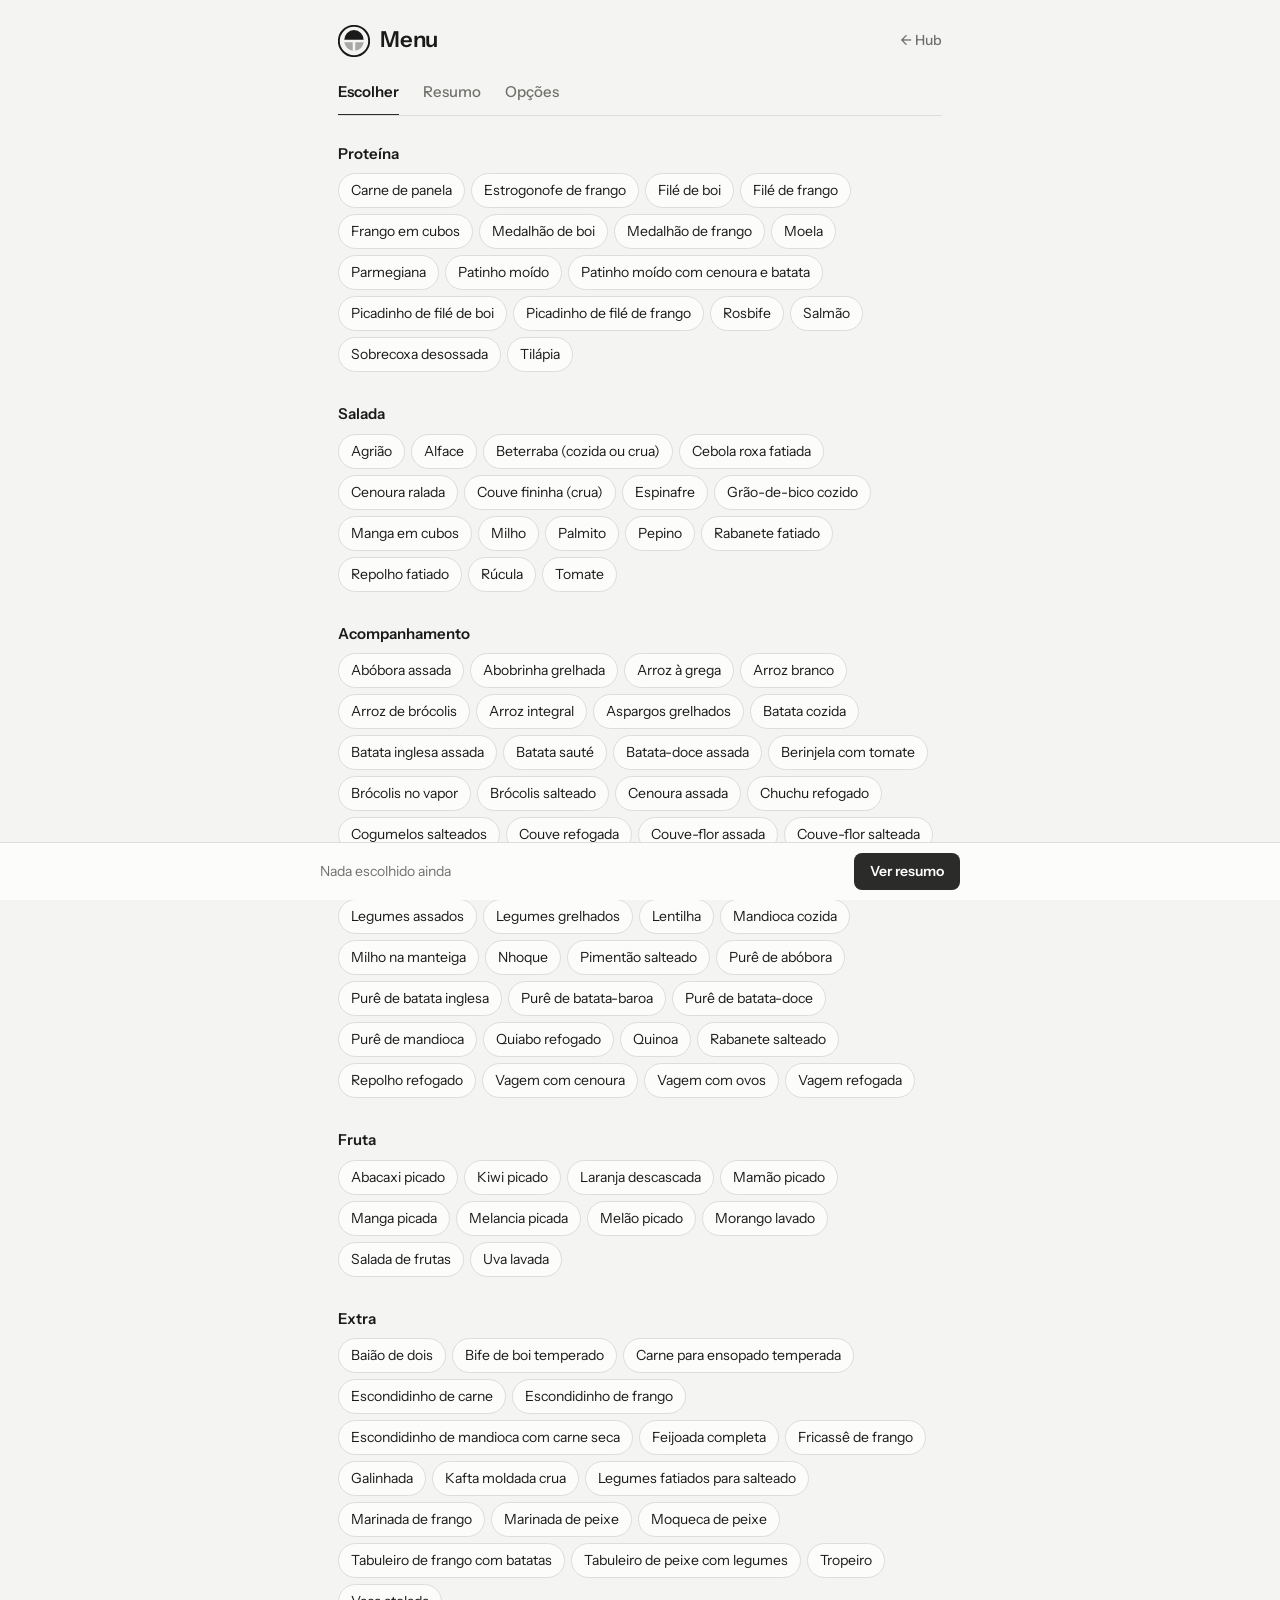
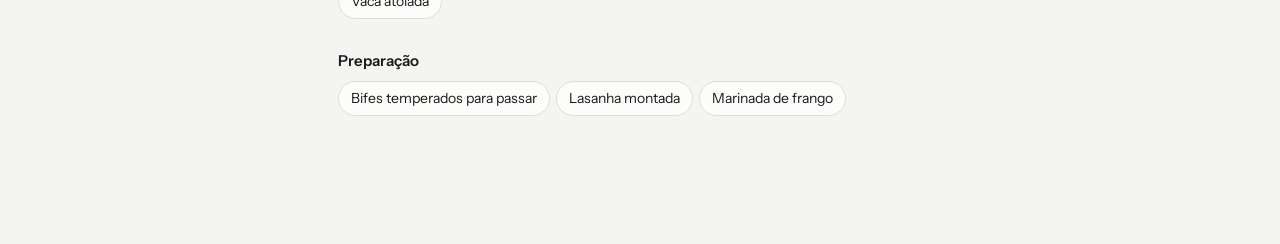
<file: ferramentas/menu/index.html>
<!DOCTYPE html>
<html lang="pt-BR">
<head>
<meta charset="utf-8">
<meta name="viewport" content="width=device-width, initial-scale=1, viewport-fit=cover">
<title>Menu</title>
<link rel="icon" type="image/svg+xml" href="data:image/svg+xml,%3Csvg%20xmlns%3D%22http%3A//www.w3.org/2000/svg%22%20viewBox%3D%220%200%20100%20100%22%3E%3Crect%20width%3D%22100%22%20height%3D%22100%22%20rx%3D%2222%22%20fill%3D%22%231A1A1A%22/%3E%3Ccircle%20cx%3D%2250%22%20cy%3D%2250%22%20r%3D%2236%22%20fill%3D%22none%22%20stroke%3D%22%23ECECEA%22%20stroke-width%3D%224.5%22/%3E%3Cpath%20d%3D%22M27%2047%20A23%2023%200%200%201%2073%2047%20Z%22%20fill%3D%22%23ECECEA%22/%3E%3Cpath%20d%3D%22M27%2053%20L47%2053%20L47%2073%20A23%2023%200%200%201%2027%2053%20Z%22%20fill%3D%22%235E5E5B%22/%3E%3Cpath%20d%3D%22M53%2053%20L73%2053%20A23%2023%200%200%201%2053%2073%20Z%22%20fill%3D%22%235E5E5B%22/%3E%3C/svg%3E">
<link rel="apple-touch-icon" href="apple-touch-icon.png?v=2">
<meta name="apple-mobile-web-app-title" content="Menu">
<meta name="apple-mobile-web-app-capable" content="yes">
<meta name="mobile-web-app-capable" content="yes">
<meta name="theme-color" content="#F4F4F2" media="(prefers-color-scheme: light)">
<meta name="theme-color" content="#151515" media="(prefers-color-scheme: dark)">
<link rel="preconnect" href="https://fonts.googleapis.com">
<link rel="preconnect" href="https://fonts.gstatic.com" crossorigin>
<link href="https://fonts.googleapis.com/css2?family=Instrument+Sans:wght@400;500;600&display=swap" rel="stylesheet">
<link rel="stylesheet" href="../../compartilhado/tema.css">
<style>
h2{font:600 .9375rem/1.3 var(--fonte);margin:0}

.tela[hidden]{display:none}
.grupo{margin-bottom:2rem}
.grupo-topo{display:flex;align-items:baseline;justify-content:space-between;gap:1rem;margin-bottom:.625rem}
.conta{color:var(--suave);font-size:.8125rem;white-space:nowrap}
.vazio{color:var(--suave);margin:0}
.link{border:0;background:none;padding:0;color:var(--folha);font-weight:600;text-decoration:underline;text-underline-offset:3px}

/* escolher */
.opcoes{display:flex;flex-wrap:wrap;gap:.375rem}
.opcao{
  border:1px solid var(--linha);background:var(--papel);
  padding:.375rem .75rem;border-radius:999px;text-align:left;
  font-size:.875rem;min-height:2.125rem;
}
.opcao[aria-pressed="true"]{background:var(--folha);border-color:var(--folha);color:var(--folha-tinta);font-weight:500}
.opcao.mini{font-size:.8125rem;min-height:1.875rem;padding:.25rem .625rem}
.sub{margin-top:.75rem;padding:.125rem 0 .125rem .875rem;border-left:2px solid var(--folha)}
.sub h3{font:600 .8125rem/1.3 var(--fonte);color:var(--suave);margin:0 0 .375rem}

.barra{
  position:fixed;left:0;right:0;bottom:0;z-index:5;
  background:var(--papel);border-top:1px solid var(--linha);
  padding:.625rem 1.125rem calc(.625rem + env(safe-area-inset-bottom,0));
}
.barra[hidden]{display:none}
.barra-dentro{max-width:40rem;margin:0 auto;display:flex;align-items:center;justify-content:space-between;gap:1rem;color:var(--suave);font-size:.875rem}
.barra button{border:0;background:var(--folha);color:var(--folha-tinta);font-weight:600;font-size:.875rem;padding:.5rem 1rem;border-radius:.5rem}
.barra .botoes{display:flex;gap:.5rem;flex:none}
.barra button.sec{background:none;color:var(--tinta);border:1px solid var(--linha)}
.barra button.sec[hidden]{display:none}
.obs-topo{display:flex;align-items:baseline;justify-content:space-between;margin-bottom:.375rem}
.obs-topo label{margin:0}
.obs-topo .link{font-size:.8125rem}
.obs-topo .link[hidden]{display:none}

/* resumo */
.comanda{background:var(--papel);border:1px solid var(--linha);border-radius:.75rem;padding:1.125rem 1.25rem}
.comanda h2{font-size:1.0625rem;margin-bottom:.25rem}
.comanda section{padding:.75rem 0;border-bottom:1px solid var(--linha)}
.comanda section:last-of-type{border-bottom:0;padding-bottom:0}
.comanda h3{font:600 .8125rem/1.3 var(--fonte);color:var(--suave);margin:0 0 .25rem}
.comanda ul{list-style:none;margin:0;padding:0}
.comanda li{padding:.0625rem 0}
.comanda .nada{color:var(--suave)}
.obs{margin-top:1.25rem}
.obs label{display:block;font-weight:600;font-size:.8125rem;color:var(--suave);margin-bottom:.375rem}
.obs textarea{width:100%;min-height:4rem;resize:vertical;background:var(--papel);border:1px solid var(--linha);border-radius:.5rem;padding:.5rem .75rem}
.acoes{display:flex;flex-wrap:wrap;gap:.5rem;margin-top:1rem}
.botao{border:1px solid var(--linha);background:var(--papel);padding:.5rem 1rem;border-radius:.5rem;font-weight:600;font-size:.875rem}
.botao.cheio{background:var(--folha);border-color:var(--folha);color:var(--folha-tinta)}
.aviso{min-height:1.375rem;margin:.625rem 0 0;color:var(--folha);font-size:.875rem}

/* opções */
.lista{list-style:none;margin:0 0 .625rem;padding:0;border-top:1px solid var(--linha)}
.lista:empty{display:none}
.lista > li{display:flex;align-items:center;justify-content:space-between;gap:.75rem;padding:.25rem 0;border-bottom:1px solid var(--linha)}
.lista > li.sub-ed{display:block;padding:.5rem 0 .75rem .875rem;border-left:2px solid var(--folha)}
.qtd-sub{color:var(--suave);font-size:.8125rem;margin-left:.375rem}
.sub-lista{list-style:none;margin:0 0 .5rem;padding:0}
.sub-lista li{display:flex;align-items:center;justify-content:space-between;gap:.75rem;font-size:.875rem}
.sub-ed .dica{margin:0 0 .375rem}
.acoes-item{display:flex;flex:none;gap:.25rem}
.acao,.remover{border:0;background:none;font-size:.8125rem;font-weight:500;padding:.375rem .5rem;border-radius:.375rem}
.acao{color:var(--folha)}
.acao.neutra{color:var(--suave)}
.remover{color:var(--perigo)}
.campo-ed{flex:1;min-width:0;background:var(--papel);border:1px solid var(--folha);border-radius:.375rem;padding:.3125rem .5rem}
.novo{display:flex;gap:.5rem}
.novo input{flex:1;min-width:0;background:var(--papel);border:1px solid var(--linha);border-radius:.5rem;padding:.4375rem .75rem}
.novo button{flex:none}
.exportar{border-top:1px solid var(--linha);padding-top:1.25rem;margin-top:.5rem}
.dica{color:var(--suave);font-size:.8125rem;margin:0 0 .75rem}
</style>
</head>
<body>
<div class="pagina">
  <header class="topo">
    <h1><svg viewBox="12 12 76 76" aria-hidden="true" focusable="false"><circle cx="50" cy="50" r="36" fill="none" stroke="currentColor" stroke-width="4.5"/><path d="M27 47 A23 23 0 0 1 73 47 Z" fill="currentColor"/><path d="M27 53 L47 53 L47 73 A23 23 0 0 1 27 53 Z M53 53 L73 53 A23 23 0 0 1 53 73 Z" fill="currentColor" opacity=".35"/></svg>Menu</h1>
    <a class="voltar" href="../../">&larr; Hub</a>
  </header>

  <nav class="nav" aria-label="Seções">
    <button type="button" data-tela="escolher" aria-current="page">Escolher</button>
    <button type="button" data-tela="resumo">Resumo</button>
    <button type="button" data-tela="opcoes">Opções</button>
  </nav>

  <main>
    <div class="tela" id="tela-escolher"></div>

    <div class="tela" id="tela-resumo" hidden>
      <div class="comanda" id="comanda"></div>
      <div class="obs">
        <div class="obs-topo">
          <label for="obs">Observações</label>
          <button type="button" class="link" id="limpar-obs" hidden>Limpar</button>
        </div>
        <textarea id="obs" placeholder="Ex.: frango sem pimenta, arroz em porções pequenas"></textarea>
      </div>
      <div class="acoes">
        <button type="button" class="botao cheio" id="copiar">Copiar resumo</button>
        <button type="button" class="botao" id="limpar">Limpar escolhas e observações</button>
      </div>
      <p class="aviso" id="aviso" role="status"></p>
    </div>

    <div class="tela" id="tela-opcoes" hidden></div>
  </main>
</div>

<div class="barra" id="barra">
  <div class="barra-dentro">
    <span id="barra-texto"></span>
    <span class="botoes">
      <button type="button" class="sec" id="limpar-barra" hidden>Limpar</button>
      <button type="button" id="ver-resumo">Ver resumo</button>
    </span>
  </div>
</div>

<script>
(function(){
  var CATS = [
    {id:'proteinas', nome:'Proteína', singular:'proteína'},
    {id:'saladas', nome:'Salada', singular:'salada'},
    {id:'acompanhamentos', nome:'Acompanhamento', singular:'acompanhamento'},
    {id:'frutas', nome:'Fruta', singular:'fruta'},
    {id:'extras', nome:'Extra', singular:'extra'},
    {id:'preparacoes', nome:'Preparação', singular:'preparação'}
  ];

  // Lista inicial. Depois de alterada na aba Opções, vale o que estiver salvo no navegador.
  var PADRAO = {
    proteinas: ['Patinho moído','Carne de panela','Sobrecoxa desossada','Filé de frango','Filé de boi','Parmegiana','Frango em cubos','Estrogonofe de frango','Picadinho de filé de boi','Picadinho de filé de frango','Rosbife','Tilápia','Salmão','Moela','Medalhão de frango','Medalhão de boi','Patinho moído com cenoura e batata'],
    saladas: ['Alface','Rúcula','Agrião','Espinafre','Couve fininha (crua)','Repolho fatiado','Tomate','Pepino','Cenoura ralada','Beterraba (cozida ou crua)','Cebola roxa fatiada','Rabanete fatiado','Palmito','Milho','Grão-de-bico cozido','Manga em cubos'],
    acompanhamentos: ['Arroz branco','Arroz integral','Arroz à grega','Feijão carioca','Feijão preto','Lentilha','Mandioca cozida','Purê de mandioca','Batata-doce assada','Purê de batata-doce','Batata inglesa assada','Batata cozida','Batata sauté','Purê de batata inglesa','Purê de batata-baroa','Quinoa','Nhoque','Farofa temperada','Purê de abóbora','Brócolis no vapor','Brócolis salteado','Arroz de brócolis','Couve refogada','Vagem refogada','Vagem com ovos','Vagem com cenoura','Aspargos grelhados','Couve-flor assada','Couve-flor salteada','Repolho refogado','Abóbora assada','Cenoura assada','Berinjela com tomate','Abobrinha grelhada','Pimentão salteado','Chuchu refogado','Jiló refogado','Rabanete salteado','Cogumelos salteados','Quiabo refogado','Milho na manteiga','Legumes grelhados','Legumes assados'],
    extras: ['Marinada de frango','Bife de boi temperado','Tabuleiro de peixe com legumes','Carne para ensopado temperada','Legumes fatiados para salteado','Kafta moldada crua','Tabuleiro de frango com batatas','Marinada de peixe','Feijoada completa','Tropeiro','Moqueca de peixe','Vaca atolada','Baião de dois','Galinhada','Fricassê de frango','Escondidinho de carne','Escondidinho de frango','Escondidinho de mandioca com carne seca'],
    preparacoes: ['Marinada de frango','Bifes temperados para passar','Lasanha montada'],
    frutas: ['Abacaxi picado','Manga picada','Mamão picado','Melão picado','Melancia picada','Morango lavado','Uva lavada','Kiwi picado','Laranja descascada','Salada de frutas']
  };

  // Itens de sub-seleção: ao marcar a opção, aparecem estes itens para escolher.
  var PADRAO_SUBS = {
    acompanhamentos: {
      'Legumes grelhados': ['Abobrinha','Berinjela','Pimentão','Cebola','Cenoura','Aspargos','Cogumelos','Tomate','Chuchu','Brócolis'],
      'Legumes assados': ['Abóbora','Cenoura','Batata','Batata-doce','Beterraba','Cebola','Couve-flor','Brócolis','Pimentão','Abobrinha','Berinjela']
    },
    frutas: {
      'Salada de frutas': ['Abacaxi','Manga','Mamão','Melão','Banana','Maçã','Morango','Uva','Kiwi','Laranja']
    }
  };

  var CHAVE = 'meu-menu-v3';
  var CHAVE_ANTIGA = 'cozinha_estado_v4';
  var estado = carregar();

  function carregar(){
    var base = {opcoes: JSON.parse(JSON.stringify(PADRAO)), escolhas:{}, obs:''};
    try{
      var salvo = JSON.parse(localStorage.getItem(CHAVE));
      if(salvo && salvo.opcoes){ base = salvo; }
      else {
        // Primeira abertura: aproveita o que foi adicionado ou removido no app antigo neste aparelho.
        var antigo = JSON.parse(localStorage.getItem(CHAVE_ANTIGA));
        if(antigo){
          CATS.forEach(function(c){
            var rem = (antigo.removidos && antigo.removidos[c.id]) || [];
            base.opcoes[c.id] = base.opcoes[c.id].filter(function(n){ return rem.indexOf(n) < 0; });
            ((antigo.itensCustom && antigo.itensCustom[c.id]) || []).forEach(function(i){
              if(i && i.nome && base.opcoes[c.id].indexOf(i.nome) < 0) base.opcoes[c.id].push(i.nome);
            });
          });
        }
      }
    }catch(e){}
    var subsNovos = !base.subs || typeof base.subs !== 'object';
    if(subsNovos) base.subs = {};
    if(!base.subEscolhas || typeof base.subEscolhas !== 'object') base.subEscolhas = {};
    CATS.forEach(function(c){
      if(!Array.isArray(base.opcoes[c.id])) base.opcoes[c.id] = (PADRAO[c.id] || []).slice();
      if(!Array.isArray(base.escolhas[c.id])) base.escolhas[c.id] = [];
      if(!base.subs[c.id] || typeof base.subs[c.id] !== 'object') base.subs[c.id] = {};
      if(!base.subEscolhas[c.id] || typeof base.subEscolhas[c.id] !== 'object') base.subEscolhas[c.id] = {};
      // Primeira vez com sub-seleção: traz os itens padrão das opções que existem.
      if(subsNovos){
        var p = PADRAO_SUBS[c.id] || {};
        Object.keys(p).forEach(function(nome){
          if(base.opcoes[c.id].indexOf(nome) > -1) base.subs[c.id][nome] = p[nome].slice();
        });
      }
    });
    if(typeof base.obs !== 'string') base.obs = '';
    ordenar(base);
    return base;
  }
  function compara(x, y){ return x.localeCompare(y, 'pt-BR', {sensitivity:'base'}); }
  function ordenar(e){
    CATS.forEach(function(c){
      e.opcoes[c.id].sort(compara);
      Object.keys(e.subs[c.id]).forEach(function(k){ e.subs[c.id][k].sort(compara); });
    });
  }
  function subsDe(cat, nome){ return estado.subs[cat][nome] || []; }
  function subEsc(cat, nome){
    var m = estado.subEscolhas[cat];
    if(!Array.isArray(m[nome])) m[nome] = [];
    return m[nome];
  }
  function subsEscolhidos(cat, nome){
    var esc = subEsc(cat, nome);
    return subsDe(cat, nome).filter(function(s){ return esc.indexOf(s) > -1; });
  }
  function rotulo(cat, nome){
    var s = subsEscolhidos(cat, nome);
    return s.length ? nome + ' (' + s.join(', ') + ')' : nome;
  }
  function salvar(){
    ordenar(estado);
    try{ localStorage.setItem(CHAVE, JSON.stringify(estado)); }catch(e){}
  }
  function el(tag, attrs, texto){
    var n = document.createElement(tag);
    if(attrs) Object.keys(attrs).forEach(function(k){ n.setAttribute(k, attrs[k]); });
    if(texto != null) n.textContent = texto;
    return n;
  }
  function total(){
    return CATS.reduce(function(s,c){ return s + estado.escolhas[c.id].length; }, 0);
  }

  /* ---------- Escolher ---------- */
  var telaEscolher = document.getElementById('tela-escolher');
  function desenharEscolher(){
    telaEscolher.textContent = '';
    CATS.forEach(function(c){
      var grupo = el('section', {'class':'grupo'});
      var topo = el('div', {'class':'grupo-topo'});
      topo.appendChild(el('h2', null, c.nome));
      var n = estado.escolhas[c.id].length;
      topo.appendChild(el('span', {'class':'conta'}, n ? n + (n === 1 ? ' escolhida' : ' escolhidas') : ''));
      if(c.id === 'acompanhamentos' || c.id === 'extras'){
        topo.lastChild.textContent = n ? n + (n === 1 ? ' escolhido' : ' escolhidos') : '';
      }
      grupo.appendChild(topo);

      if(!estado.opcoes[c.id].length){
        var p = el('p', {'class':'vazio'}, 'Nenhuma opção ainda. ');
        var b = el('button', {'type':'button','class':'link'}, 'Adicionar em Opções');
        b.addEventListener('click', function(){ mostrar('opcoes'); });
        p.appendChild(b);
        grupo.appendChild(p);
      } else {
        var caixa = el('div', {'class':'opcoes'});
        estado.opcoes[c.id].forEach(function(nome){
          var marcado = estado.escolhas[c.id].indexOf(nome) > -1;
          var nSub = marcado ? subsEscolhidos(c.id, nome).length : 0;
          var bt = el('button', {'type':'button','class':'opcao','aria-pressed': String(marcado)}, nome + (nSub ? ' · ' + nSub : ''));
          bt.addEventListener('click', function(){
            var i = estado.escolhas[c.id].indexOf(nome);
            if(i > -1) estado.escolhas[c.id].splice(i,1); else estado.escolhas[c.id].push(nome);
            salvar(); desenharEscolher(); desenharBarra();
          });
          caixa.appendChild(bt);
        });
        grupo.appendChild(caixa);

        // Sub-seleção das opções marcadas que têm itens
        escolhidasEmOrdem(c).forEach(function(nome){
          var itens = subsDe(c.id, nome);
          if(!itens.length) return;
          var sub = el('div', {'class':'sub'});
          sub.appendChild(el('h3', null, nome + ': quais?'));
          var cx = el('div', {'class':'opcoes'});
          itens.forEach(function(item){
            var esc = subEsc(c.id, nome);
            var bt = el('button', {'type':'button','class':'opcao mini','aria-pressed': String(esc.indexOf(item) > -1)}, item);
            bt.addEventListener('click', function(){
              var lista = subEsc(c.id, nome);
              var i = lista.indexOf(item);
              if(i > -1) lista.splice(i,1); else lista.push(item);
              salvar(); desenharEscolher();
            });
            cx.appendChild(bt);
          });
          sub.appendChild(cx);
          grupo.appendChild(sub);
        });
      }
      telaEscolher.appendChild(grupo);
    });
  }

  /* ---------- Resumo ---------- */
  var comanda = document.getElementById('comanda');
  var obs = document.getElementById('obs');
  var aviso = document.getElementById('aviso');
  function escolhidasEmOrdem(c){
    return estado.opcoes[c.id].filter(function(n){ return estado.escolhas[c.id].indexOf(n) > -1; });
  }
  function desenharResumo(){
    comanda.textContent = '';
    comanda.appendChild(el('h2', null, 'Cardápio'));
    CATS.forEach(function(c){
      var s = el('section');
      s.appendChild(el('h3', null, c.nome));
      var itens = escolhidasEmOrdem(c);
      if(!itens.length){
        s.appendChild(el('p', {'class':'nada','style':'margin:0'}, 'Nada escolhido'));
      } else {
        var ul = el('ul');
        itens.forEach(function(n){ ul.appendChild(el('li', null, rotulo(c.id, n))); });
        s.appendChild(ul);
      }
      comanda.appendChild(s);
    });
    obs.value = estado.obs;
    mostrarLimparObs();
    aviso.textContent = '';
  }
  function textoResumo(){
    var linhas = ['Cardápio'];
    CATS.forEach(function(c){
      var itens = escolhidasEmOrdem(c);
      if(itens.length){
        linhas.push('');
        linhas.push(c.nome + ':');
        itens.forEach(function(n){ linhas.push('- ' + rotulo(c.id, n)); });
      }
    });
    if(estado.obs.trim()){
      linhas.push(''); linhas.push('Observações: ' + estado.obs.trim());
    }
    return linhas.join('\n');
  }
  var limparObs = document.getElementById('limpar-obs');
  function mostrarLimparObs(){ limparObs.hidden = !estado.obs; }
  obs.addEventListener('input', function(){ estado.obs = obs.value; salvar(); mostrarLimparObs(); });
  limparObs.addEventListener('click', function(){
    guarda = {escolhas: estado.escolhas, subEscolhas: estado.subEscolhas, obs: estado.obs, soObs: true};
    guarda = JSON.parse(JSON.stringify(guarda));
    estado.obs = ''; salvar();
    obs.value = ''; mostrarLimparObs();
    avisoDesfazer('Observações limpas.');
  });

  // Limpar com opção de desfazer
  var guarda = null;
  function limparTudo(){
    guarda = JSON.parse(JSON.stringify({escolhas: estado.escolhas, subEscolhas: estado.subEscolhas, obs: estado.obs}));
    CATS.forEach(function(c){ estado.escolhas[c.id] = []; estado.subEscolhas[c.id] = {}; });
    estado.obs = '';
    salvar();
  }
  function desfazer(){
    if(!guarda) return;
    if(guarda.soObs){ estado.obs = guarda.obs; }
    else { estado.escolhas = guarda.escolhas; estado.subEscolhas = guarda.subEscolhas; estado.obs = guarda.obs; }
    guarda = null;
    salvar();
  }
  function avisoDesfazer(msg){
    aviso.textContent = msg + ' ';
    var b = el('button', {'type':'button','class':'link'}, 'Desfazer');
    b.addEventListener('click', function(){ desfazer(); desenharResumo(); desenharBarra(); aviso.textContent = 'Restaurado.'; });
    aviso.appendChild(b);
  }

  document.getElementById('copiar').addEventListener('click', function(){
    if(!total()){ aviso.textContent = 'Escolha pelo menos uma opção antes de copiar.'; return; }
    var texto = textoResumo();
    function ok(){ aviso.textContent = 'Resumo copiado.'; }
    function reserva(){
      var t = el('textarea'); t.value = texto; t.style.position = 'fixed'; t.style.opacity = '0';
      document.body.appendChild(t); t.select();
      try{ document.execCommand('copy'); ok(); }
      catch(e){ aviso.textContent = 'Não foi possível copiar. Selecione o texto da comanda e copie manualmente.'; }
      document.body.removeChild(t);
    }
    if(navigator.clipboard && navigator.clipboard.writeText){
      navigator.clipboard.writeText(texto).then(ok, reserva);
    } else { reserva(); }
  });

  document.getElementById('limpar').addEventListener('click', function(){
    if(!total() && !estado.obs){ aviso.textContent = 'Nada para limpar.'; return; }
    limparTudo();
    desenharResumo(); desenharBarra();
    avisoDesfazer('Escolhas e observações limpas.');
  });

  /* ---------- Opções ---------- */
  var telaOpcoes = document.getElementById('tela-opcoes');
  var editando = null;
  var abertoSub = null;

  // Painel para editar os itens de sub-seleção de uma opção
  function painelSub(c, nome){
    var li = el('li', {'class':'sub-ed'});
    var itens = subsDe(c.id, nome);
    li.appendChild(el('p', {'class':'dica'}, itens.length
      ? 'Ao marcar "' + nome + '", você escolhe entre estes itens:'
      : 'Adicione itens para escolher quais entram em "' + nome + '".'));
    if(itens.length){
      var ul = el('ul', {'class':'sub-lista'});
      itens.forEach(function(item){
        var l = el('li');
        l.appendChild(el('span', null, item));
        var r = el('button', {'type':'button','class':'remover','aria-label':'Remover ' + item}, 'Remover');
        r.addEventListener('click', function(){
          estado.subs[c.id][nome] = subsDe(c.id, nome).filter(function(x){ return x !== item; });
          if(!estado.subs[c.id][nome].length) delete estado.subs[c.id][nome];
          var esc = subEsc(c.id, nome), i = esc.indexOf(item);
          if(i > -1) esc.splice(i,1);
          salvar(); desenharOpcoes(null, true);
        });
        l.appendChild(r);
        ul.appendChild(l);
      });
      li.appendChild(ul);
    }
    var linha = el('div', {'class':'novo'});
    var campo = el('input', {'type':'text','id':'novo-sub','placeholder':'Novo item','aria-label':'Novo item em ' + nome,'maxlength':'60','autocomplete':'off'});
    var add = el('button', {'type':'button','class':'botao cheio'}, 'Adicionar');
    function adicionar(){
      var item = campo.value.trim().replace(/\s+/g,' ');
      if(!item){ campo.focus(); return; }
      var lista = subsDe(c.id, nome);
      if(lista.some(function(x){ return x.toLowerCase() === item.toLowerCase(); })){
        campo.value = ''; campo.setAttribute('placeholder','Esse item já existe'); campo.focus(); return;
      }
      estado.subs[c.id][nome] = lista.concat([item]);
      salvar(); desenharOpcoes(null, true);
    }
    add.addEventListener('click', adicionar);
    campo.addEventListener('keydown', function(e){ if(e.key === 'Enter'){ e.preventDefault(); adicionar(); } });
    linha.appendChild(campo); linha.appendChild(add);
    li.appendChild(linha);
    return li;
  }

  function desenharOpcoes(focarEm, focarSub){
    telaOpcoes.textContent = '';
    var campoFoco = null;
    CATS.forEach(function(c){
      var grupo = el('section', {'class':'grupo'});
      var topo = el('div', {'class':'grupo-topo'});
      topo.appendChild(el('h2', null, c.nome));
      grupo.appendChild(topo);

      var ul = el('ul', {'class':'lista'});
      estado.opcoes[c.id].forEach(function(nome){
        var li = el('li');
        if(editando && editando.cat === c.id && editando.nome === nome){
          var campoEd = el('input', {'type':'text','class':'campo-ed','aria-label':'Novo nome para ' + nome,'maxlength':'60','autocomplete':'off'});
          campoEd.value = nome;
          var salvarBt = el('button', {'type':'button','class':'acao'}, 'Salvar');
          var cancelarBt = el('button', {'type':'button','class':'acao neutra'}, 'Cancelar');
          function salvarEdicao(){
            var novo = campoEd.value.trim().replace(/\s+/g,' ');
            if(!novo){ campoEd.focus(); return; }
            var existe = estado.opcoes[c.id].some(function(n){ return n !== nome && n.toLowerCase() === novo.toLowerCase(); });
            if(existe){ campoEd.value = ''; campoEd.setAttribute('placeholder','Essa opção já existe'); campoEd.focus(); return; }
            estado.opcoes[c.id] = estado.opcoes[c.id].map(function(n){ return n === nome ? novo : n; });
            estado.escolhas[c.id] = estado.escolhas[c.id].map(function(n){ return n === nome ? novo : n; });
            [estado.subs[c.id], estado.subEscolhas[c.id]].forEach(function(m){
              if(novo !== nome && m[nome]){ m[novo] = m[nome]; delete m[nome]; }
            });
            if(abertoSub && abertoSub.cat === c.id && abertoSub.nome === nome) abertoSub.nome = novo;
            editando = null;
            salvar(); desenharOpcoes();
          }
          salvarBt.addEventListener('click', salvarEdicao);
          cancelarBt.addEventListener('click', function(){ editando = null; desenharOpcoes(); });
          campoEd.addEventListener('keydown', function(e){
            if(e.key === 'Enter'){ e.preventDefault(); salvarEdicao(); }
            if(e.key === 'Escape'){ editando = null; desenharOpcoes(); }
          });
          li.appendChild(campoEd);
          var acoesEd = el('span', {'class':'acoes-item'});
          acoesEd.appendChild(salvarBt); acoesEd.appendChild(cancelarBt);
          li.appendChild(acoesEd);
          ul.appendChild(li);
          campoFoco = campoEd;
          return;
        }
        var aberto = abertoSub && abertoSub.cat === c.id && abertoSub.nome === nome;
        var nomeEl = el('span', null, nome);
        var qtd = subsDe(c.id, nome).length;
        if(qtd) nomeEl.appendChild(el('span', {'class':'qtd-sub'}, qtd + (qtd === 1 ? ' item' : ' itens')));
        li.appendChild(nomeEl);
        var acoesItem = el('span', {'class':'acoes-item'});
        var it = el('button', {'type':'button','class':'acao neutra','aria-expanded': String(!!aberto),'aria-label':'Itens de ' + nome}, aberto ? 'Fechar' : 'Itens');
        it.addEventListener('click', function(){
          abertoSub = aberto ? null : {cat:c.id, nome:nome};
          editando = null;
          desenharOpcoes(null, !aberto);
        });
        var ed = el('button', {'type':'button','class':'acao','aria-label':'Editar ' + nome}, 'Editar');
        ed.addEventListener('click', function(){ editando = {cat:c.id, nome:nome}; desenharOpcoes(); });
        var r = el('button', {'type':'button','class':'remover','aria-label':'Remover ' + nome}, 'Remover');
        r.addEventListener('click', function(){
          estado.opcoes[c.id] = estado.opcoes[c.id].filter(function(n){ return n !== nome; });
          estado.escolhas[c.id] = estado.escolhas[c.id].filter(function(n){ return n !== nome; });
          delete estado.subs[c.id][nome];
          delete estado.subEscolhas[c.id][nome];
          if(aberto) abertoSub = null;
          editando = null;
          salvar(); desenharOpcoes(); desenharBarra();
        });
        acoesItem.appendChild(it); acoesItem.appendChild(ed); acoesItem.appendChild(r);
        li.appendChild(acoesItem);
        ul.appendChild(li);
        if(aberto) ul.appendChild(painelSub(c, nome));
      });
      grupo.appendChild(ul);

      var linha = el('div', {'class':'novo'});
      var campo = el('input', {'type':'text','id':'novo-' + c.id,'placeholder':'Nova ' + c.singular,'aria-label':'Nova opção em ' + c.nome,'maxlength':'60','autocomplete':'off'});
      if(c.id === 'acompanhamentos' || c.id === 'extras') campo.setAttribute('placeholder','Novo ' + c.singular);
      var add = el('button', {'type':'button','class':'botao cheio'}, 'Adicionar');
      function adicionar(){
        var nome = campo.value.trim().replace(/\s+/g,' ');
        if(!nome) { campo.focus(); return; }
        var existe = estado.opcoes[c.id].some(function(n){ return n.toLowerCase() === nome.toLowerCase(); });
        if(existe){ campo.select(); campo.setAttribute('placeholder','Essa opção já existe'); campo.value = ''; return; }
        estado.opcoes[c.id].push(nome);
        salvar(); desenharOpcoes(c.id);
      }
      add.addEventListener('click', adicionar);
      campo.addEventListener('keydown', function(e){ if(e.key === 'Enter'){ e.preventDefault(); adicionar(); } });
      linha.appendChild(campo); linha.appendChild(add);
      grupo.appendChild(linha);
      telaOpcoes.appendChild(grupo);
    });

    var exportar = el('section', {'class':'exportar'});
    exportar.appendChild(el('p', {'class':'dica'}, 'Copie as listas e cole no chat com o Claude para que elas passem a valer em todos os aparelhos.'));
    var copiarOp = el('button', {'type':'button','class':'botao'}, 'Copiar opções');
    var avisoOp = el('p', {'class':'aviso','role':'status'});
    copiarOp.addEventListener('click', function(){
      copiarTexto(textoOpcoes(),
        function(){ avisoOp.textContent = 'Opções copiadas. Agora é só colar no chat.'; },
        function(){ avisoOp.textContent = 'Não foi possível copiar. Tente de novo.'; });
    });
    exportar.appendChild(copiarOp);
    exportar.appendChild(avisoOp);
    telaOpcoes.appendChild(exportar);

    if(focarEm){ var f = document.getElementById('novo-' + focarEm); if(f) f.focus(); }
    if(focarSub){ var fs = document.getElementById('novo-sub'); if(fs) fs.focus(); }
    if(campoFoco){ campoFoco.focus(); campoFoco.select(); }
  }

  function textoOpcoes(){
    var linhas = ['OPÇÕES DO MEU MENU'];
    CATS.forEach(function(c){
      linhas.push('');
      linhas.push(c.nome + ' (' + estado.opcoes[c.id].length + '):');
      estado.opcoes[c.id].forEach(function(n){
        var s = subsDe(c.id, n);
        linhas.push('- ' + n + (s.length ? ': ' + s.join(', ') : ''));
      });
    });
    return linhas.join('\n');
  }
  function copiarTexto(texto, ok, falha){
    function reserva(){
      var t = el('textarea'); t.value = texto; t.setAttribute('readonly','');
      t.style.position = 'fixed'; t.style.top = '-9999px';
      document.body.appendChild(t); t.select(); t.setSelectionRange(0, texto.length);
      var deu = false;
      try{ deu = document.execCommand('copy'); }catch(e){}
      document.body.removeChild(t);
      if(deu) ok(); else falha();
    }
    if(navigator.clipboard && navigator.clipboard.writeText){
      navigator.clipboard.writeText(texto).then(ok, reserva);
    } else { reserva(); }
  }

  /* ---------- Navegação ---------- */
  var barra = document.getElementById('barra');
  var barraTexto = document.getElementById('barra-texto');
  var telaAtual = 'escolher';
  function desenharBarra(){
    var n = total();
    barra.hidden = telaAtual !== 'escolher';
    var podeDesfazer = guarda && !guarda.soObs && n === 0;
    barraTexto.textContent = podeDesfazer ? 'Escolhas limpas' : (n === 0 ? 'Nada escolhido ainda' : (n === 1 ? '1 item escolhido' : n + ' itens escolhidos'));
    limparBarra.hidden = !(n > 0 || estado.obs || podeDesfazer);
    limparBarra.textContent = podeDesfazer ? 'Desfazer' : 'Limpar';
  }
  var limparBarra = document.getElementById('limpar-barra');
  limparBarra.addEventListener('click', function(){
    if(guarda && !guarda.soObs && total() === 0) desfazer(); else limparTudo();
    desenharEscolher(); desenharBarra();
  });
  function mostrar(nome){
    telaAtual = nome;
    ['escolher','resumo','opcoes'].forEach(function(t){
      document.getElementById('tela-' + t).hidden = t !== nome;
    });
    document.querySelectorAll('.nav button').forEach(function(b){
      if(b.getAttribute('data-tela') === nome) b.setAttribute('aria-current','page');
      else b.removeAttribute('aria-current');
    });
    if(nome === 'escolher') desenharEscolher();
    if(nome === 'resumo') desenharResumo();
    if(nome === 'opcoes'){ editando = null; abertoSub = null; desenharOpcoes(); }
    desenharBarra();
    window.scrollTo(0,0);
  }
  document.querySelectorAll('.nav button').forEach(function(b){
    b.addEventListener('click', function(){ mostrar(b.getAttribute('data-tela')); });
  });
  document.getElementById('ver-resumo').addEventListener('click', function(){ mostrar('resumo'); });

  mostrar('escolher');
})();
</script>
</body>
</html>
</file>
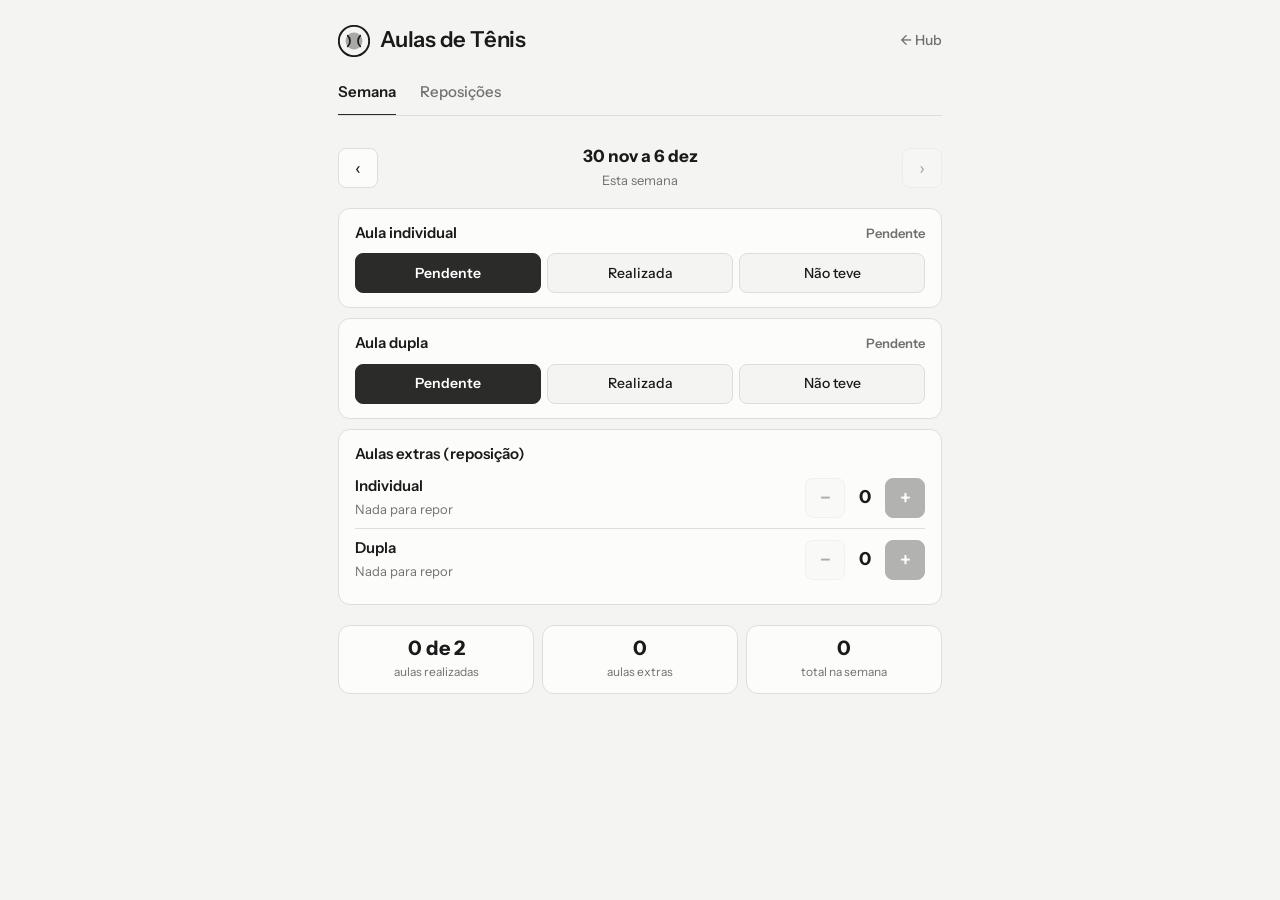
<file: ferramentas/tenis/index.html>
<!DOCTYPE html>
<html lang="pt-BR">
<head>
<meta charset="utf-8">
<meta name="viewport" content="width=device-width, initial-scale=1, viewport-fit=cover">
<meta name="robots" content="noindex, nofollow">
<title>Aulas de Tênis</title>
<link rel="icon" type="image/png" href="apple-touch-icon.png">
<link rel="apple-touch-icon" href="apple-touch-icon.png">
<meta name="apple-mobile-web-app-title" content="Tênis">
<meta name="apple-mobile-web-app-capable" content="yes">
<meta name="mobile-web-app-capable" content="yes">
<meta name="theme-color" content="#F4F4F2" media="(prefers-color-scheme: light)">
<meta name="theme-color" content="#151515" media="(prefers-color-scheme: dark)">
<link rel="preconnect" href="https://fonts.googleapis.com">
<link rel="preconnect" href="https://fonts.gstatic.com" crossorigin>
<link href="https://fonts.googleapis.com/css2?family=Instrument+Sans:wght@400;500;600;700&display=swap" rel="stylesheet">
<link rel="stylesheet" href="../../compartilhado/tema.css">
<style>
.tela[hidden]{display:none}
h2{font:600 .9375rem/1.3 var(--fonte);margin:0}
.dica{color:var(--suave);font-size:.8125rem;margin:0}
.vazio{color:var(--suave);margin:.25rem 0 0}

/* navegação de semana */
.semana-nav{display:flex;align-items:center;justify-content:space-between;gap:.5rem;margin-bottom:1rem}
.semana-nav .rotulo{text-align:center}
.semana-nav .rotulo strong{display:block;font-size:1.0625rem}
.semana-nav .rotulo span{color:var(--suave);font-size:.8125rem}
.seta{border:1px solid var(--linha);background:var(--papel);width:2.5rem;height:2.5rem;border-radius:.5rem;font-size:1.125rem;line-height:1;flex:none}
.seta:disabled{opacity:.35;cursor:default}

/* card de aula */
.card{background:var(--papel);border:1px solid var(--linha);border-radius:.75rem;padding:.875rem 1rem;margin-bottom:.625rem}
.card-topo{display:flex;align-items:baseline;justify-content:space-between;gap:1rem;margin-bottom:.625rem}
.estado{font-size:.8125rem;font-weight:600;color:var(--suave)}
.estado.feita{color:var(--positivo)}
.estado.falta{color:var(--alerta)}
.seg{display:grid;grid-template-columns:repeat(3,1fr);gap:.375rem}
.seg button{
  border:1px solid var(--linha);background:var(--fundo);border-radius:.5rem;
  padding:.5rem .25rem;font-size:.875rem;font-weight:500;min-height:2.5rem;
}
.seg button[aria-pressed="true"]{background:var(--folha);border-color:var(--folha);color:var(--folha-tinta);font-weight:600}
.nota{color:var(--suave);font-size:.8125rem;margin:.5rem 0 0}

.resumo{display:grid;grid-template-columns:repeat(3,1fr);gap:.5rem;margin:1.25rem 0 0}
.kpi{background:var(--papel);border:1px solid var(--linha);border-radius:.75rem;padding:.625rem .5rem;text-align:center}
.kpi b{display:block;font-size:1.25rem;line-height:1.2}
.kpi span{color:var(--suave);font-size:.75rem}

.faixa{display:flex;align-items:center;justify-content:space-between;gap:.75rem;background:var(--folha-clara);border-radius:.75rem;padding:.625rem .875rem;margin-bottom:1rem;font-size:.875rem}
.faixa[hidden]{display:none}

/* botões */
.botao{border:1px solid var(--linha);background:var(--papel);padding:.5rem 1rem;border-radius:.5rem;font-weight:600;font-size:.875rem}
.botao.cheio{background:var(--folha);border-color:var(--folha);color:var(--folha-tinta)}
.link{border:0;background:none;padding:0;color:var(--folha);font-weight:600;font-size:.875rem;text-decoration:underline;text-underline-offset:3px}

/* reposições */
.saldo{display:flex;align-items:baseline;gap:.375rem;margin:.125rem 0 .75rem}
.saldo b{font-size:2rem;line-height:1;font-weight:700}
.saldo span{color:var(--suave);font-size:.875rem}
.duas{display:grid;grid-template-columns:1fr 1fr;gap:.375rem}
.duas .botao{min-height:2.75rem;font-size:.9375rem}
.botao:disabled{opacity:.4;cursor:default}
.extra{display:flex;align-items:center;justify-content:space-between;gap:.75rem;padding:.5rem 0;border-top:1px solid var(--linha)}
.card-topo + .extra{border-top:0}
.extra .info b{display:block;font-weight:600}
.extra .info span{color:var(--suave);font-size:.8125rem}
.passo{display:flex;align-items:center;gap:.5rem;flex:none}
.passo button{width:2.5rem;height:2.5rem;border-radius:.5rem;border:1px solid var(--linha);background:var(--fundo);font-size:1.25rem;line-height:1;font-weight:600}
.passo button.mais{background:var(--folha);border-color:var(--folha);color:var(--folha-tinta)}
.passo button:disabled{opacity:.35;cursor:default}
.passo output{min-width:1.5rem;text-align:center;font-weight:700;font-size:1.125rem}
.aviso{min-height:1.375rem;margin:.625rem 0 0;font-size:.875rem;color:var(--folha)}

</style>
</head>
<body>
<div class="pagina">
  <header class="topo">
    <h1><svg viewBox="12 12 76 76" aria-hidden="true" focusable="false"><circle cx="50" cy="50" r="36" fill="none" stroke="currentColor" stroke-width="4.5"/><circle cx="50" cy="50" r="20" fill="currentColor" opacity=".35"/><path d="M35 37 A18 18 0 0 1 35 63 M65 37 A18 18 0 0 0 65 63" fill="none" stroke="currentColor" stroke-width="4" stroke-linecap="round"/></svg>Aulas de Tênis</h1>
    <a class="voltar" href="../../">&larr; Hub</a>
  </header>

  <nav class="nav" aria-label="Seções">
    <button type="button" data-tela="semana" aria-current="page">Semana</button>
    <button type="button" data-tela="reposicoes">Reposições</button>
  </nav>

  <!-- ══ Semana ══ -->
  <section class="tela" id="tela-semana">
    <div class="faixa" id="faixa-pend" hidden>
      <span id="faixa-texto"></span>
      <button type="button" class="link" data-ir="reposicoes">Ver</button>
    </div>
    <div class="semana-nav">
      <button type="button" class="seta" id="sem-ant" aria-label="Semana anterior">&lsaquo;</button>
      <div class="rotulo"><strong id="sem-rotulo"></strong><span id="sem-sub"></span></div>
      <button type="button" class="seta" id="sem-prox" aria-label="Próxima semana">&rsaquo;</button>
    </div>
    <div id="cards"></div>
    <div class="card" id="card-extras"></div>
    <div class="resumo" id="resumo-semana"></div>
  </section>

  <!-- ══ Reposições ══ -->
  <section class="tela" id="tela-reposicoes" hidden>
    <div id="cards-rep"></div>
    <p class="aviso" id="aviso-rep" role="status"></p>
  </section>

</div>

<script>
(function () {
  'use strict';
  // ── Configuração ──
  var TIPOS = [
    { id: 'individual', nome: 'Individual' },
    { id: 'dupla', nome: 'Dupla' }
  ];
  var NOME = { individual: 'Individual', dupla: 'Dupla' };
  var MESES = ['jan','fev','mar','abr','mai','jun','jul','ago','set','out','nov','dez'];

  // ── Persistência (só neste aparelho) ──
  // semanas: { "AAAA-MM-DD" (segunda-feira): { individual: "feita"|"falta", dupla: ... } }
  // reposicoes: [{ id, tipo, origem: "falta"|"manual", semana? (só falta), criada: "AAAA-MM-DD", feita: "AAAA-MM-DD"|null }]
  var CHAVE = 'aulas-tenis:v1';
  var estado;
  try { estado = JSON.parse(localStorage.getItem(CHAVE)); } catch (e) {}
  if (!estado || typeof estado !== 'object') estado = {};
  estado.semanas = estado.semanas || {};
  estado.reposicoes = estado.reposicoes || [];
  function salvar() { try { localStorage.setItem(CHAVE, JSON.stringify(estado)); } catch (e) {} }

  // ── Datas (locais, como "AAAA-MM-DD") ──
  function dois(n) { return (n < 10 ? '0' : '') + n; }
  function iso(d) { return d.getFullYear() + '-' + dois(d.getMonth() + 1) + '-' + dois(d.getDate()); }
  function deIso(s) { var p = s.split('-'); return new Date(+p[0], +p[1] - 1, +p[2]); }
  function hoje() { return iso(new Date()); }
  function segunda(s) { var d = deIso(s); d.setDate(d.getDate() - (d.getDay() + 6) % 7); return iso(d); }
  function somaDias(s, n) { var d = deIso(s); d.setDate(d.getDate() + n); return iso(d); }
  function curta(s) { var d = deIso(s); return d.getDate() + ' ' + MESES[d.getMonth()]; }
  function rotuloSemana(seg) {
    var a = deIso(seg), b = deIso(somaDias(seg, 6));
    return a.getMonth() === b.getMonth()
      ? a.getDate() + ' a ' + b.getDate() + ' ' + MESES[b.getMonth()]
      : curta(seg) + ' a ' + curta(somaDias(seg, 6));
  }
  function relativa(seg) {
    var dif = Math.round((deIso(seg) - deIso(segunda(hoje()))) / 6048e5);
    return dif === 0 ? 'Esta semana' : dif === -1 ? 'Semana passada' : dif === 1 ? 'Próxima semana'
      : dif < 0 ? 'Há ' + (-dif) + ' semanas' : 'Daqui a ' + dif + ' semanas';
  }
  function naSemana(data, seg) { return data >= seg && data <= somaDias(seg, 6); }

  // ── Utilidades ──
  function $(id) { return document.getElementById(id); }
  function novoId() { return Date.now().toString(36) + Math.random().toString(36).slice(2, 6); }
  function pendentesDe(tipo) {
    return pendentes().filter(function (r) { return r.tipo === tipo; })
      .sort(function (a, b) { return (a.semana || a.criada) < (b.semana || b.criada) ? -1 : 1; });
  }
  function pendentes() { return estado.reposicoes.filter(function (r) { return !r.feita; }); }
  function repDaFalta(seg, tipo) {
    return estado.reposicoes.find(function (r) { return r.origem === 'falta' && r.semana === seg && r.tipo === tipo; });
  }

  // ── Navegação ──
  var semanaAtual = segunda(hoje());
  function abrirTela(nome) {
    document.querySelectorAll('.nav button').forEach(function (b) {
      if (b.dataset.tela === nome) b.setAttribute('aria-current', 'page'); else b.removeAttribute('aria-current');
    });
    document.querySelectorAll('.tela').forEach(function (t) { t.hidden = t.id !== 'tela-' + nome; });
    render();
  }
  document.querySelectorAll('.nav button').forEach(function (b) {
    b.addEventListener('click', function () { abrirTela(b.dataset.tela); });
  });
  document.querySelectorAll('[data-ir]').forEach(function (b) {
    b.addEventListener('click', function () { abrirTela(b.dataset.ir); });
  });
  $('sem-ant').addEventListener('click', function () { semanaAtual = somaDias(semanaAtual, -7); renderSemana(); });
  $('sem-prox').addEventListener('click', function () { semanaAtual = somaDias(semanaAtual, 7); renderSemana(); });

  // ── Semana ──
  function definirStatus(seg, tipo, novo) {
    var sem = estado.semanas[seg] || (estado.semanas[seg] = {});
    var atual = sem[tipo] || null;
    if (atual === novo) return;
    var rep = repDaFalta(seg, tipo);
    if (atual === 'falta' && rep) {
      // Deixou de ser falta: sai uma reposição desse tipo. Se a desta aula já
      // foi abatida, prefere tirar outra ainda pendente (mantém o que foi feito).
      var alvo = rep;
      if (rep.feita) {
        var pend = pendentesDe(tipo);
        if (pend.length) alvo = pend[pend.length - 1];
      }
      estado.reposicoes.splice(estado.reposicoes.indexOf(alvo), 1);
    }
    if (novo) sem[tipo] = novo; else delete sem[tipo];
    if (!Object.keys(sem).length) delete estado.semanas[seg];
    if (novo === 'falta' && !repDaFalta(seg, tipo)) {
      estado.reposicoes.push({ id: novoId(), tipo: tipo, semana: seg, origem: 'falta', criada: hoje(), feita: null });
    }
    salvar(); renderSemana();
  }

  function renderSemana() {
    var seg = semanaAtual, sem = estado.semanas[seg] || {};
    $('sem-rotulo').textContent = rotuloSemana(seg);
    $('sem-sub').textContent = relativa(seg);
    $('sem-prox').disabled = seg >= segunda(hoje());

    var p = pendentes().length;
    $('faixa-pend').hidden = !p;
    $('faixa-texto').textContent = p + (p === 1 ? ' reposição pendente' : ' reposições pendentes');

    var cards = $('cards'); cards.innerHTML = '';
    TIPOS.forEach(function (t) {
      var st = sem[t.id] || null;
      var rep = repDaFalta(seg, t.id);
      var txtEstado = st === 'feita' ? 'Realizada' : st === 'falta' ? (rep && rep.feita ? 'Reposta em ' + curta(rep.feita) : 'Para repor') : 'Pendente';
      var div = document.createElement('div');
      div.className = 'card';
      div.innerHTML =
        '<div class="card-topo"><h2>Aula ' + t.nome.toLowerCase() + '</h2>' +
        '<span class="estado ' + (st || '') + '">' + txtEstado + '</span></div>' +
        '<div class="seg" role="group" aria-label="Situação da aula ' + t.nome.toLowerCase() + '">' +
          '<button type="button" data-v="">Pendente</button>' +
          '<button type="button" data-v="feita">Realizada</button>' +
          '<button type="button" data-v="falta">Não teve</button>' +
        '</div>' +
        (st === 'falta' && rep && !rep.feita ? '<p class="nota">Foi para as reposições.</p>' : '');
      div.querySelectorAll('.seg button').forEach(function (b) {
        b.setAttribute('aria-pressed', String((b.dataset.v || null) === st));
        b.addEventListener('click', function () { definirStatus(seg, t.id, b.dataset.v || null); });
      });
      cards.appendChild(div);
    });

    // Aulas extras: cada uma abate a reposição pendente mais antiga do tipo
    var ce = $('card-extras');
    ce.innerHTML = '<div class="card-topo" style="margin-bottom:.25rem"><h2>Aulas extras (reposição)</h2></div>';
    TIPOS.forEach(function (t) {
      var nExtra = extrasDaSemana(seg, t.id).length, nPend = pendentesDe(t.id).length;
      var linha = document.createElement('div');
      linha.className = 'extra';
      linha.innerHTML =
        '<div class="info"><b>' + t.nome + '</b><span>' + (nPend ? nPend + ' para repor' : 'Nada para repor') + '</span></div>' +
        '<div class="passo">' +
          '<button type="button" data-acao="menos" aria-label="Desfazer aula extra ' + t.nome.toLowerCase() + '"' + (nExtra ? '' : ' disabled') + '>&minus;</button>' +
          '<output aria-label="Aulas extras ' + t.nome.toLowerCase() + ' nesta semana">' + nExtra + '</output>' +
          '<button type="button" class="mais" data-acao="mais" aria-label="Registrar aula extra ' + t.nome.toLowerCase() + '"' + (nPend ? '' : ' disabled') + '>+</button>' +
        '</div>';
      linha.querySelector('[data-acao=mais]').addEventListener('click', function () {
        var r = pendentesDe(t.id)[0]; if (!r) return;
        r.feita = dataNaSemana(seg); salvar(); renderSemana();
      });
      linha.querySelector('[data-acao=menos]').addEventListener('click', function () {
        var ex = extrasDaSemana(seg, t.id); if (!ex.length) return;
        ex[ex.length - 1].feita = null; salvar(); renderSemana();
      });
      ce.appendChild(linha);
    });

    var feitas = TIPOS.filter(function (t) { return sem[t.id] === 'feita'; }).length;
    var repostas = estado.reposicoes.filter(function (r) { return r.feita && naSemana(r.feita, seg); }).length;
    $('resumo-semana').innerHTML =
      kpi(feitas + ' de ' + TIPOS.length, 'aulas realizadas') +
      kpi(repostas, repostas === 1 ? 'aula extra' : 'aulas extras') +
      kpi(feitas + repostas, 'total na semana');
  }
  // Reposições abatidas dentro da semana, da mais antiga para a mais recente
  function extrasDaSemana(seg, tipo) {
    return estado.reposicoes.filter(function (r) { return r.tipo === tipo && r.feita && naSemana(r.feita, seg); })
      .sort(function (a, b) { return a.feita < b.feita ? -1 : 1; });
  }
  // Data da aula extra: hoje, se hoje cai na semana; senão o domingo da semana (semanas passadas)
  function dataNaSemana(seg) {
    var h = hoje();
    return naSemana(h, seg) ? h : somaDias(seg, 6);
  }
  function kpi(v, r) { return '<div class="kpi"><b>' + v + '</b><span>' + r + '</span></div>'; }

  // ── Reposições: saldo por tipo; "+" registra (o abatimento é feito na Semana) ──
  function renderReposicoes() {
    var box = $('cards-rep'); box.innerHTML = '';
    TIPOS.forEach(function (t) {
      var n = pendentesDe(t.id).length;
      var div = document.createElement('div');
      div.className = 'card';
      div.innerHTML =
        '<h2>' + t.nome + '</h2>' +
        '<div class="saldo"><b>' + n + '</b><span>' + (n === 1 ? 'aula para repor' : 'aulas para repor') + '</span></div>' +
        '<button type="button" class="botao" data-acao="mais" style="width:100%;min-height:2.75rem">+ Registrar reposição</button>';
      div.querySelector('[data-acao=mais]').addEventListener('click', function () {
        estado.reposicoes.push({ id: novoId(), tipo: t.id, origem: 'manual', criada: hoje(), feita: null });
        salvar(); $('aviso-rep').textContent = 'Reposição ' + t.nome.toLowerCase() + ' registrada.'; render();
      });
      box.appendChild(div);
    });
  }

  function render() {
    if (!$('tela-semana').hidden) renderSemana();
    if (!$('tela-reposicoes').hidden) renderReposicoes();
  }
  // Volta a "esta semana" quando o app é retomado em outro dia
  document.addEventListener('visibilitychange', function () { if (document.visibilityState === 'visible') render(); });
  render();
})();
</script>
</body>
</html>
</file>
<file: compartilhado/tema.css>
/* ─────────────────────────────────────────────────────────────
   Hub pessoal — tema grafite/neutro compartilhado por todas as ferramentas.
   Uso:  <link rel="stylesheet" href="../../compartilhado/tema.css">
   (do index do hub:  href="compartilhado/tema.css")

   Tokens
     --fundo        fundo da página
     --papel        superfícies (cards, campos, barras)
     --tinta        texto principal
     --suave        texto secundário, rótulos
     --linha        bordas e divisores
     --folha        destaque (grafite); --folha-tinta é o texto sobre ele
     --folha-clara  destaque bem leve (fundos de seleção)
     --positivo / --alerta / --perigo   só para semântica (ganho, atenção, erro)
     --fonte        família tipográfica
   ───────────────────────────────────────────────────────────── */
:root{
  color-scheme:light dark;
  --fundo:#F4F4F2;
  --papel:#FCFCFB;
  --tinta:#1A1A1A;
  --suave:#70706D;
  --linha:#DDDDDA;
  --folha:#2B2B2A;
  --folha-tinta:#FFFFFF;
  --folha-clara:#E8E8E5;
  --positivo:#2E7148;
  --alerta:#8A6100;
  --perigo:#8C3B30;
  --fonte:"Instrument Sans",system-ui,-apple-system,"Segoe UI",sans-serif;
  --largura:40rem;
}
@media (prefers-color-scheme:dark){
  :root{
    --fundo:#151515; --papel:#1D1D1D; --tinta:#ECECEA; --suave:#989895;
    --linha:#303030; --folha:#E2E2DF; --folha-tinta:#151515; --folha-clara:#2A2A2A;
    --positivo:#7CC495; --alerta:#D8B45E; --perigo:#D9968B;
  }
}

*{box-sizing:border-box}
html{-webkit-text-size-adjust:100%}
body{
  margin:0;background:var(--fundo);color:var(--tinta);
  font:400 .9375rem/1.5 var(--fonte);
  padding:env(safe-area-inset-top,0) 0 env(safe-area-inset-bottom,0);
  -webkit-tap-highlight-color:transparent;
}
button,input,textarea,select{font:inherit;color:inherit}
input,textarea,select{font-size:1rem} /* evita zoom automático no iPhone */
button{cursor:pointer}
:focus-visible{outline:2px solid var(--folha);outline-offset:2px}

.pagina{max-width:var(--largura);margin:0 auto;padding:1.5rem 1.125rem 6rem}

/* Cabeçalho padrão das ferramentas: "← Hub" + título com ícone */
.topo{display:flex;align-items:center;justify-content:space-between;gap:1rem;margin:0 0 1rem}
.topo h1{display:flex;align-items:center;gap:.625rem;font:600 1.375rem/1.2 var(--fonte);letter-spacing:-.01em;margin:0}
.topo h1 svg{width:2rem;height:2rem;flex:none}
.voltar{
  display:inline-flex;align-items:center;gap:.25rem;
  color:var(--suave);text-decoration:none;font-size:.875rem;font-weight:500;
  padding:.375rem .625rem;margin-right:-.625rem;border-radius:.5rem;
}
.voltar:hover{color:var(--tinta);background:var(--folha-clara)}

/* Abas padrão */
.nav{display:flex;gap:1.5rem;border-bottom:1px solid var(--linha);margin-bottom:1.75rem;overflow-x:auto}
.nav button{border:0;background:none;padding:.5rem 0 .625rem;margin-bottom:-1px;border-bottom:2px solid transparent;color:var(--suave);font-weight:500;white-space:nowrap}
.nav button[aria-current="page"]{color:var(--tinta);border-bottom-color:var(--folha);font-weight:600}
</file>
